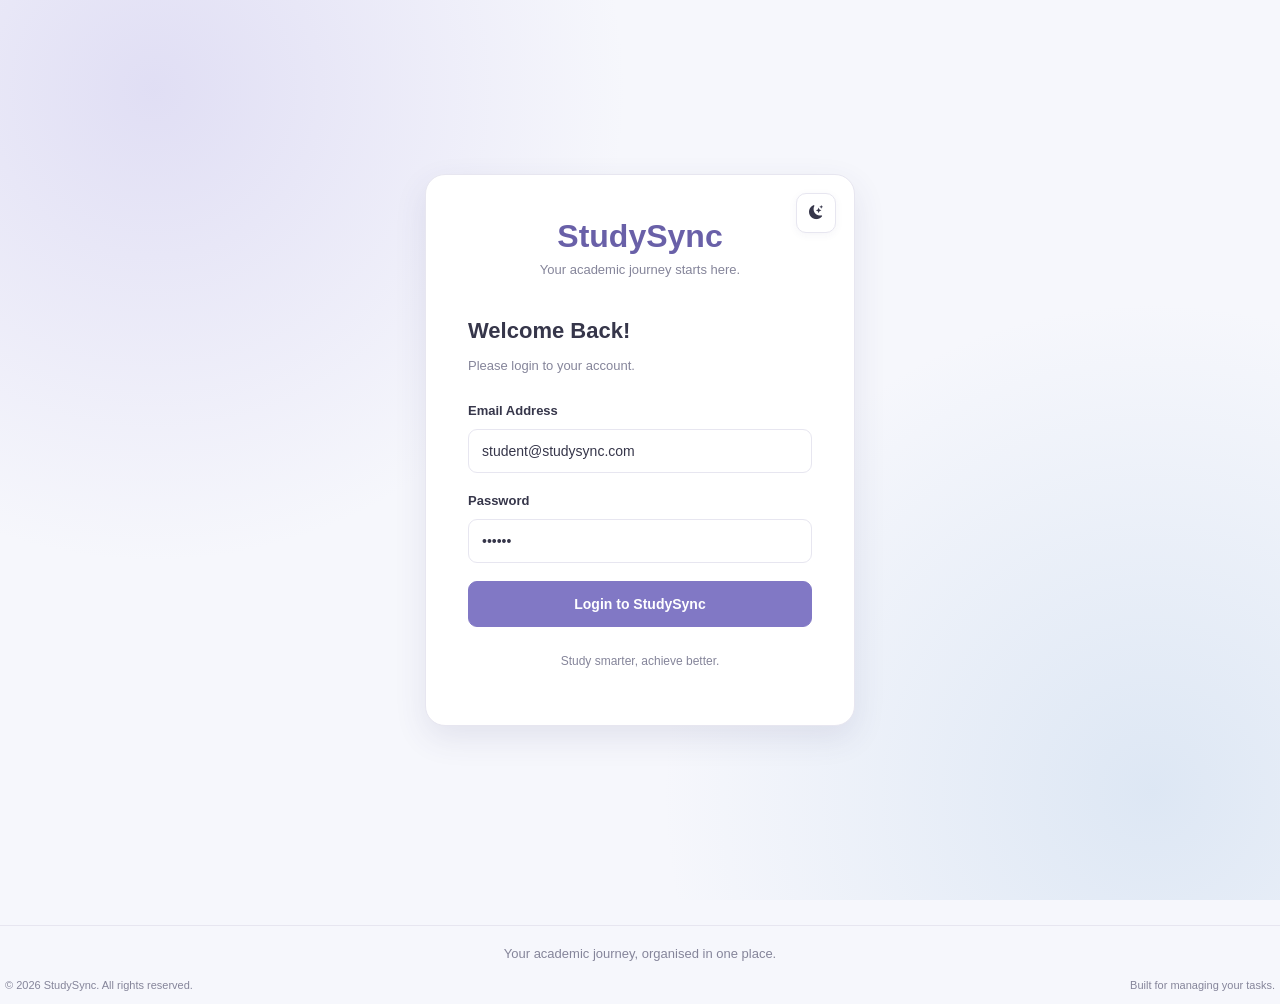
<file: index.html>
<!DOCTYPE html>
<html lang="en">
<head>
    <meta charset="UTF-8">
    <meta name="viewport" content="width=device-width, initial-scale=1.0">

    <link rel="icon" type="image/svg+xml" href="studysync-icon.svg">

    <title>StudySync | Login</title>

    <!-- Bootstrap Icons -->
    <link rel="stylesheet" href="https://cdn.jsdelivr.net/npm/bootstrap-icons@1.11.3/font/bootstrap-icons.min.css">

    <script>
    const savedTheme = localStorage.getItem("studySyncTheme") || "light";
    document.documentElement.setAttribute("data-theme", savedTheme);
    </script>

    <link rel="stylesheet" href="style.css">
    
</head>
<body>

    <div class="login-container">

        <div class="login-card">

            <button type="button"
                    class="theme-toggle login-theme-toggle"
                    id="themeToggle"
                    aria-label="Switch to dark mode"
                    title="Switch theme">
                <i class="bi bi-moon-stars-fill" id="themeIcon"></i>
            </button>

            <h1>StudySync</h1>
            <p class="subtitle">Your academic journey starts here.</p>

            <h2>Welcome Back!</h2>
            <p class="description">Please login to your account.</p>   
            
    <form id="loginForm">

        <label for="email">Email Address</label>
        <input
            type="email"
            id="email"
            value="student@studysync.com"
        >

        <label for="password">Password</label>
        <input
            type="password"
            id="password"
            value="123456"
        >   

        <button type="submit">Login to StudySync</button>

        <p id="loginMessage"></p>

    </form>

            <p class="footer-text">Study smarter, achieve better.</p>

        </div>

    </div>


<footer class="site-footer">
    <p class="footer-tagline">
        Your academic journey, organised in one place.
    </p>

    <div class="footer-bottom">
        <span>© 2026 StudySync. All rights reserved.</span>
        <span>Built for managing your tasks.</span>
    </div>
</footer>


    <script src="theme.js"></script>
    <script src="script.js"></script>
    
</body>
</html>
</file>
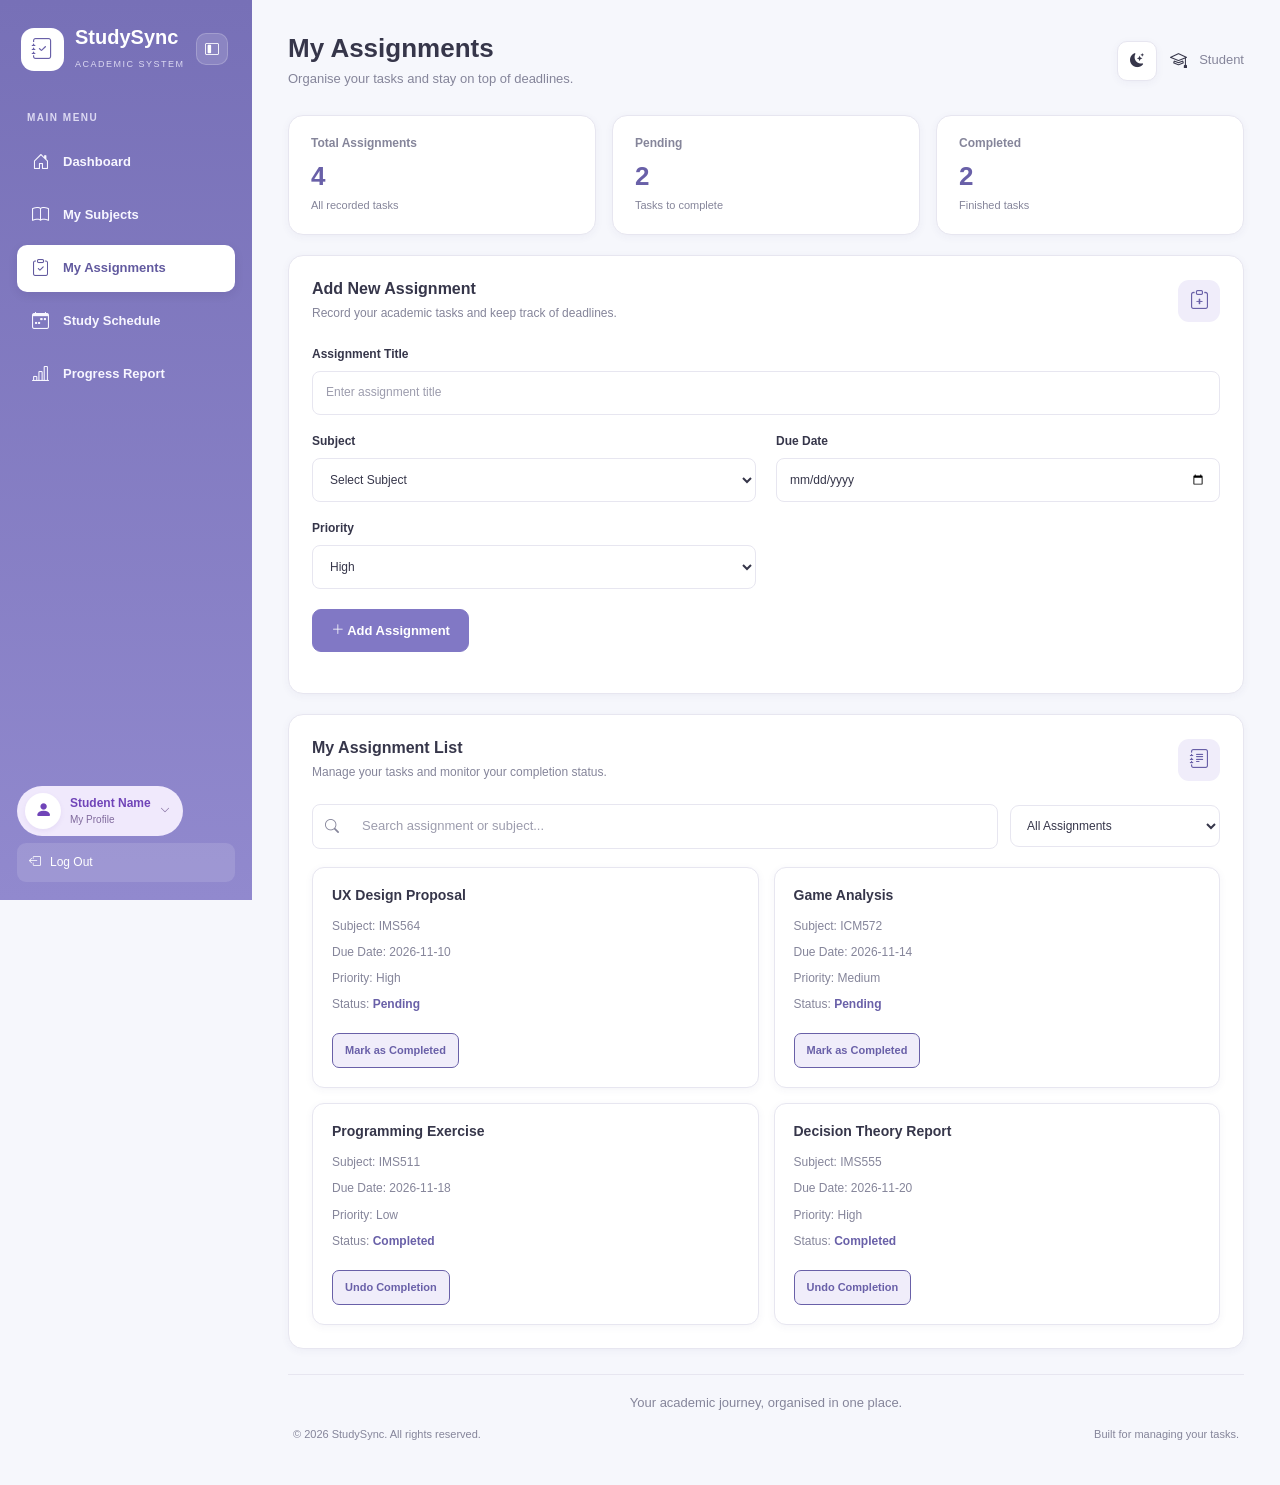
<file: assignments.html>
<!DOCTYPE html>
<html lang="en">
<head>
    <meta charset="UTF-8">
    <meta name="viewport" content="width=device-width, initial-scale=1.0">
    <link rel="icon" type="image/svg+xml" href="studysync-icon.svg">
    <title>StudySync | My Assignments</title>

    <!-- Bootstrap 5 -->
    <link href="https://cdn.jsdelivr.net/npm/bootstrap@5.3.3/dist/css/bootstrap.min.css" rel="stylesheet">

    <!-- Bootstrap Icons -->
    <link rel="stylesheet" href="https://cdn.jsdelivr.net/npm/bootstrap-icons@1.11.3/font/bootstrap-icons.min.css">

    <script>
    const savedTheme = localStorage.getItem("studySyncTheme") || "light";
    document.documentElement.setAttribute("data-theme", savedTheme);
    </script>

    <link rel="stylesheet" href="style.css">
</head>

<body>

    <div class="dashboard-container">

<!-- SIDEBAR -->
<aside class="sidebar" id="sidebar">

    <div class="brand">
        <div class="brand-icon">
            <i class="bi bi-journal-check"></i>
        </div>

        <div class="brand-text">
            <h2>StudySync</h2>
            <span>ACADEMIC SYSTEM</span>
        </div>

        <button type="button"
                class="sidebar-toggle"
                id="sidebarToggle"
                aria-label="Toggle sidebar">
            <i class="bi bi-layout-sidebar-inset"></i>
        </button>
    </div>

    <p class="menu-label">MAIN MENU</p>

    <nav class="sidebar-nav">

        <a href="dashboard.html">
            <span class="nav-icon"><i class="bi bi-house-door"></i></span>
            <span class="nav-label">Dashboard</span>
        </a>

        <a href="subjects.html">
            <span class="nav-icon"><i class="bi bi-book"></i></span>
            <span class="nav-label">My Subjects</span>
        </a>

        <a href="assignments.html" class="active">
            <span class="nav-icon"><i class="bi bi-clipboard-check"></i></span>
            <span class="nav-label">My Assignments</span>
        </a>

        <a href="schedule.html">
            <span class="nav-icon"><i class="bi bi-calendar-week"></i></span>
            <span class="nav-label">Study Schedule</span>
        </a>

        <a href="progress.html">
            <span class="nav-icon"><i class="bi bi-bar-chart-line"></i></span>
            <span class="nav-label">Progress Report</span>
        </a>

    </nav>

<div class="sidebar-bottom">

    <div class="profile">
        <div class="profile-dropdown">

            <!-- PROFILE BUTTON -->
            <button type="button"
                    class="profile-trigger"
                    id="profileTrigger"
                    aria-expanded="false">

                <span class="profile-avatar">
                    <i class="bi bi-person-fill"></i>
                </span>

                <span class="profile-trigger-info">
                    <span class="profile-trigger-name">User</span>
                    <span class="profile-trigger-subtitle">My Profile</span>
                </span>

                <i class="bi bi-chevron-down profile-chevron"></i>
            </button>

            <!-- PROFILE POPUP -->
            <div class="profile-menu" id="profileMenu">

                <!-- VIEW PROFILE -->
                <div id="profileView">

                    <div class="profile-menu-heading">
                        <span class="profile-avatar profile-avatar-large">
                            <i class="bi bi-person-fill"></i>
                        </span>

                        <div>
                            <h4 id="profileName">Name</h4>
                            <p>Academic Account</p>
                        </div>
                    </div>

                    <div class="profile-details">

                        <div class="profile-detail-item">
                            <span>STUDENT ID</span>
                            <strong id="profileStudentId">2026XXXXXX</strong>
                        </div>

                        <div class="profile-detail-item">
                            <span>FACULTY</span>
                            <strong id="profileFaculty">Faculty of Information Science</strong>
                        </div>

                        <div class="profile-detail-item">
                            <span>STUDY LOCATION</span>
                            <strong id="profileLocation">Universiti Teknologi MARA</strong>
                        </div>

                    </div>

                    <button type="button"
                            class="profile-edit-button"
                            id="editProfileButton">
                        <i class="bi bi-pencil-square"></i>
                        Edit Profile
                    </button>

                </div>

                <!-- EDIT PROFILE -->
                <form id="profileEditForm" hidden>

                    <div class="profile-menu-heading">
                        <div>
                            <h4>Edit Profile</h4>
                            <p>Update your academic information.</p>
                        </div>
                    </div>

                    <div class="profile-edit-fields">

                        <label for="editProfileName">Full Name</label>
                        <input type="text" id="editProfileName" required>

                        <label for="editProfileStudentId">Student ID</label>
                        <input type="text" id="editProfileStudentId" required>

                        <label for="editProfileFaculty">Faculty</label>
                        <input type="text" id="editProfileFaculty" required>

                        <label for="editProfileLocation">Study Location</label>
                        <input type="text" id="editProfileLocation" required>

                    </div>

                    <div class="profile-edit-actions">
                        <button type="submit" class="profile-save-button">
                            Save Changes
                        </button>

                        <button type="button"
                                class="profile-cancel-button"
                                id="cancelProfileEdit">
                            Cancel
                        </button>
                    </div>

                </form>

            </div>
        </div>
    </div>

    <!-- LOGOUT -->
    <a href="index.html" class="logout">
        <span><i class="bi bi-box-arrow-left"></i></span>
        <span class="nav-label">Log Out</span>
    </a>

</div>

</aside>

<div class="sidebar-overlay" id="sidebarOverlay"></div>

        <!-- MAIN CONTENT -->
        <main class="main-content assignment-page">

            <header class="dashboard-header">
            <button type="button" class="mobile-sidebar-toggle"
                    id="mobileSidebarToggle"
                    aria-label="Open navigation menu">
                <i class="bi bi-list"></i>
            </button>    
                <div>
                    <h1>My Assignments</h1>
                    <p>Organise your tasks and stay on top of deadlines.</p>
                </div>

<div class="profile">

    <!-- Dark / Light Mode Toggle -->
    <button type="button"
            class="theme-toggle"
            id="themeToggle"
            aria-label="Switch to dark mode"
            title="Switch theme">
        <i class="bi bi-moon-stars-fill" id="themeIcon"></i>
    </button>

    <span class="nav-icon"><i class="bi bi-mortarboard"></i></span>
    <p>Student</p>

</div>

            </header>

            <!-- ASSIGNMENT SUMMARY -->
            <section class="summary-cards">

                <div class="summary-card">
                    <h3>Total Assignments</h3>
                    <h2 id="totalAssignments">0</h2>
                    <p>All recorded tasks</p>
                </div>

                <div class="summary-card">
                    <h3>Pending</h3>
                    <h2 id="pendingAssignments">0</h2>
                    <p>Tasks to complete</p>
                </div>

                <div class="summary-card">
                    <h3>Completed</h3>
                    <h2 id="completedAssignments">0</h2>
                    <p>Finished tasks</p>
                </div>

            </section>

<!-- ADD ASSIGNMENT FORM -->
<section class="content-card assignment-form-card">

    <div class="assignment-section-heading">
        <div>
            <h3>Add New Assignment</h3>
            <p>Record your academic tasks and keep track of deadlines.</p>
        </div>

        <div class="assignment-heading-icon">
            <i class="bi bi-clipboard-plus"></i>
        </div>
    </div>

    <form id="assignmentForm">

        <div class="assignment-form-grid">

            <div class="assignment-form-group full-width">
                <label for="assignmentTitle">Assignment Title</label>
                <input type="text" id="assignmentTitle"
                    placeholder="Enter assignment title" required>
            </div>

            <div class="assignment-form-group">
                <label for="assignmentSubject">Subject</label>
                <select id="assignmentSubject" required>
                    <option value="">Select Subject</option>
                    <option value="IMS564">IMS564</option>
                    <option value="ICM572">ICM572</option>
                    <option value="IMS511">IMS511</option>
                    <option value="IMS555">IMS555</option>
                    <option value="IMR533">IMR533</option>
                    <option value="IMC501">IMC501</option>
                </select>
            </div>

            <div class="assignment-form-group">
                <label for="assignmentDate">Due Date</label>
                <input type="date" id="assignmentDate" required>
            </div>

            <div class="assignment-form-group">
                <label for="assignmentPriority">Priority</label>
                <select id="assignmentPriority">
                    <option value="High">High</option>
                    <option value="Medium">Medium</option>
                    <option value="Low">Low</option>
                </select>
            </div>

        </div>

        <div class="assignment-form-actions">
            <button type="submit">
                <i class="bi bi-plus-lg"></i> Add Assignment
            </button>
        </div>

        <p id="assignmentMessage"></p>

    </form>

</section>

<!-- ASSIGNMENT LIST -->
<section class="content-card assignment-list-card">

    <div class="assignment-section-heading">
        <div>
            <h3>My Assignment List</h3>
            <p>Manage your tasks and monitor your completion status.</p>
        </div>

        <div class="assignment-heading-icon">
            <i class="bi bi-journal-text"></i>
        </div>
    </div>

    <div class="assignment-toolbar">

        <div class="assignment-search-box">
            <i class="bi bi-search"></i>
            <input type="text" id="assignmentSearch"
                placeholder="Search assignment or subject...">
        </div>

        <select id="assignmentFilter">
            <option value="All">All Assignments</option>
            <option value="Pending">Pending</option>
            <option value="Completed">Completed</option>
        </select>

    </div>

    <div id="assignmentList" class="assignment-grid"></div>

</section>

<footer class="site-footer">
    <p class="footer-tagline">
        Your academic journey, organised in one place.
    </p>

    <div class="footer-bottom">
        <span>© 2026 StudySync. All rights reserved.</span>
        <span>Built for managing your tasks.</span>
    </div>
</footer>

</main>
    </div>

<!-- Back to Top Button -->
<button id="backToTop" class="back-to-top" 
        type="button" aria-label="Back to top">
    <i class="bi bi-arrow-up"></i>
</button>

    <script src="layout.js"></script>
    <script src="theme.js"></script>
    <script src="assignments.js"></script>
    <script src="back-to-top.js"></script>

</body>
</html>
</file>
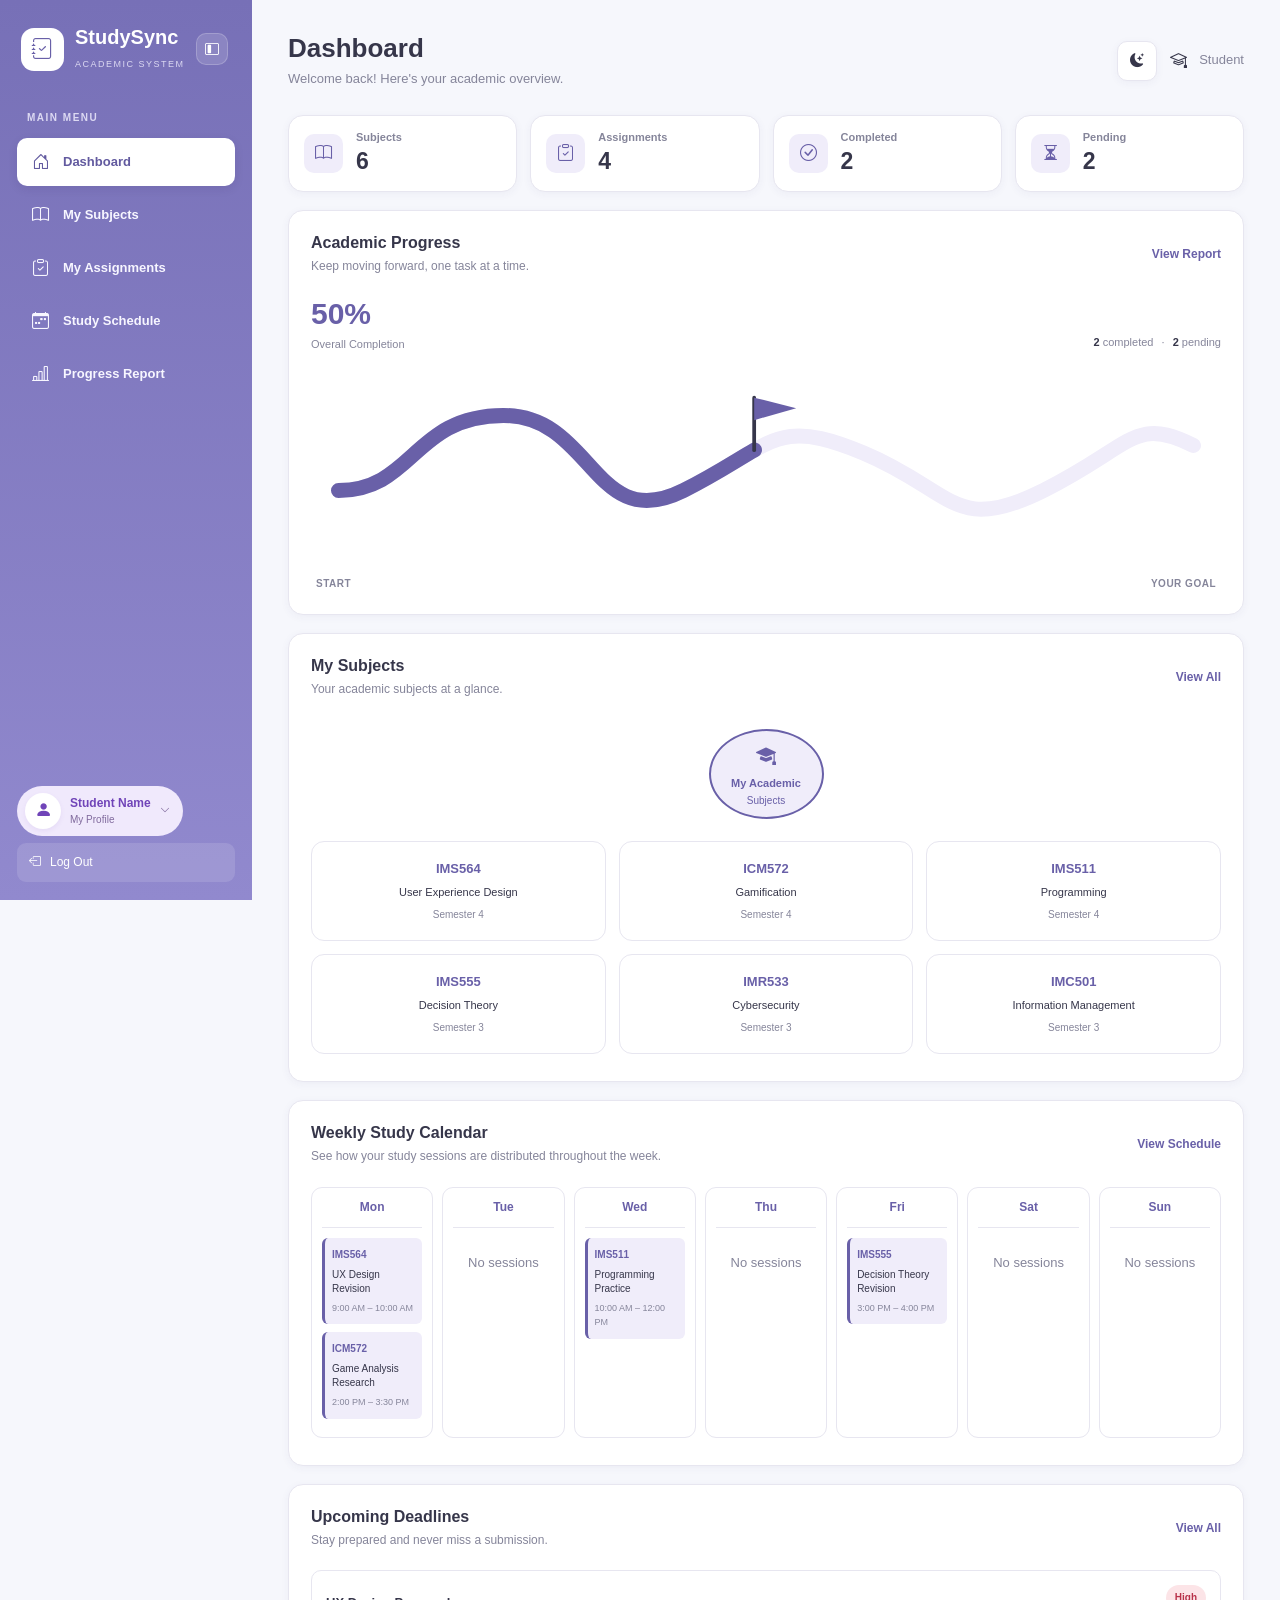
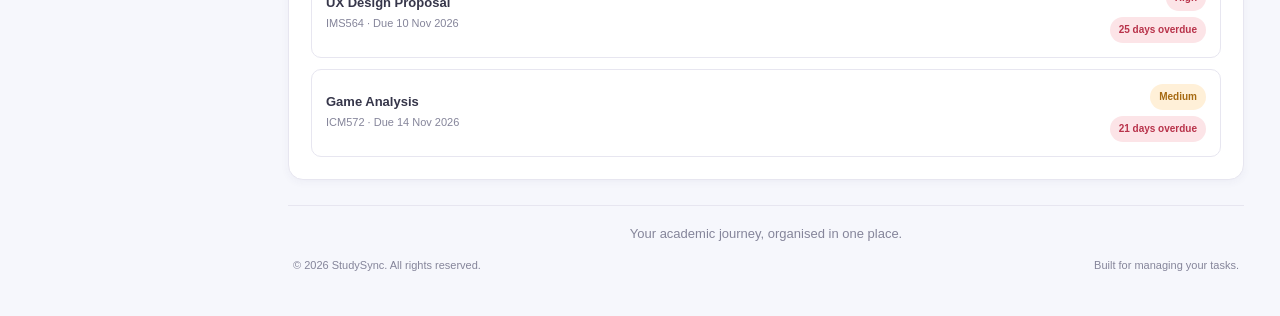
<file: dashboard.html>
<!DOCTYPE html>
<html lang="en">
<head>
    <meta charset="UTF-8">
    <meta name="viewport" content="width=device-width, initial-scale=1.0">
    <link rel="icon" type="image/svg+xml" href="studysync-icon.svg">
    <title>StudySync | Dashboard</title>
        <!-- Bootstrap 5 -->
    <link href="https://cdn.jsdelivr.net/npm/bootstrap@5.3.3/dist/css/bootstrap.min.css" rel="stylesheet">
    <!-- Bootstrap Icons -->
    <link rel="stylesheet" href="https://cdn.jsdelivr.net/npm/bootstrap-icons@1.11.3/font/bootstrap-icons.min.css">
    
    <script>
    const savedTheme = localStorage.getItem("studySyncTheme") || "light";
    document.documentElement.setAttribute("data-theme", savedTheme);
    </script>

    <link rel="stylesheet" href="style.css">
</head>

<body>

<div class="dashboard-container">


    <!-- SIDEBAR -->
    <aside class="sidebar" id="sidebar">

    <div class="brand">
        <div class="brand-icon">
            <i class="bi bi-journal-check"></i>
        </div>

        <div class="brand-text">
            <h2>StudySync</h2>
            <span>ACADEMIC SYSTEM</span>
        </div>

        <button type="button"
                class="sidebar-toggle"
                id="sidebarToggle"
                aria-label="Toggle sidebar">
            <i class="bi bi-layout-sidebar-inset"></i>
        </button>
    </div>

    <p class="menu-label">MAIN MENU</p>

    <nav class="sidebar-nav">

        <a href="dashboard.html" class="active">
            <span class="nav-icon"><i class="bi bi-house-door"></i></span>
            <span class="nav-label">Dashboard</span>
        </a>

        <a href="subjects.html">
            <span class="nav-icon"><i class="bi bi-book"></i></span>
            <span class="nav-label">My Subjects</span>
        </a>

        <a href="assignments.html">
            <span class="nav-icon"><i class="bi bi-clipboard-check"></i></span>
            <span class="nav-label">My Assignments</span>
        </a>

        <a href="schedule.html">
            <span class="nav-icon"><i class="bi bi-calendar-week"></i></span>
            <span class="nav-label">Study Schedule</span>
        </a>

        <a href="progress.html">
            <span class="nav-icon"><i class="bi bi-bar-chart-line"></i></span>
            <span class="nav-label">Progress Report</span>
        </a>

    </nav>

<div class="sidebar-bottom">

    <div class="profile">
        <div class="profile-dropdown">

            <!-- PROFILE BUTTON -->
            <button type="button"
                    class="profile-trigger"
                    id="profileTrigger"
                    aria-expanded="false">

                <span class="profile-avatar">
                    <i class="bi bi-person-fill"></i>
                </span>

                <span class="profile-trigger-info">
                    <span class="profile-trigger-name">User</span>
                    <span class="profile-trigger-subtitle">My Profile</span>
                </span>

                <i class="bi bi-chevron-down profile-chevron"></i>
            </button>

            <!-- PROFILE POPUP -->
            <div class="profile-menu" id="profileMenu">

                <!-- VIEW PROFILE -->
                <div id="profileView">

                    <div class="profile-menu-heading">
                        <span class="profile-avatar profile-avatar-large">
                            <i class="bi bi-person-fill"></i>
                        </span>

                        <div>
                            <h4 id="profileName">Name</h4>
                            <p>Academic Account</p>
                        </div>
                    </div>

                    <div class="profile-details">

                        <div class="profile-detail-item">
                            <span>STUDENT ID</span>
                            <strong id="profileStudentId">2026XXXXXX</strong>
                        </div>

                        <div class="profile-detail-item">
                            <span>FACULTY</span>
                            <strong id="profileFaculty">Faculty of Information Science</strong>
                        </div>

                        <div class="profile-detail-item">
                            <span>STUDY LOCATION</span>
                            <strong id="profileLocation">Universiti Teknologi MARA</strong>
                        </div>

                    </div>

                    <button type="button"
                            class="profile-edit-button"
                            id="editProfileButton">
                        <i class="bi bi-pencil-square"></i>
                        Edit Profile
                    </button>

                </div>

                <!-- EDIT PROFILE -->
                <form id="profileEditForm" hidden>

                    <div class="profile-menu-heading">
                        <div>
                            <h4>Edit Profile</h4>
                            <p>Update your academic information.</p>
                        </div>
                    </div>

                    <div class="profile-edit-fields">

                        <label for="editProfileName">Full Name</label>
                        <input type="text" id="editProfileName" required>

                        <label for="editProfileStudentId">Student ID</label>
                        <input type="text" id="editProfileStudentId" required>

                        <label for="editProfileFaculty">Faculty</label>
                        <input type="text" id="editProfileFaculty" required>

                        <label for="editProfileLocation">Study Location</label>
                        <input type="text" id="editProfileLocation" required>

                    </div>

                    <div class="profile-edit-actions">
                        <button type="submit" class="profile-save-button">
                            Save Changes
                        </button>

                        <button type="button"
                                class="profile-cancel-button"
                                id="cancelProfileEdit">
                            Cancel
                        </button>
                    </div>

                </form>

            </div>
        </div>
    </div>

    <!-- LOGOUT -->
    <a href="index.html" class="logout">
        <span><i class="bi bi-box-arrow-left"></i></span>
        <span class="nav-label">Log Out</span>
    </a>

</div>

    </aside>

<div class="sidebar-overlay" id="sidebarOverlay"></div>

<!-- MAIN CONTENT -->
<main class="main-content dashboard-page">

    <header class="dashboard-header">
        <button type="button" class="mobile-sidebar-toggle"
                id="mobileSidebarToggle"
                aria-label="Open navigation menu">
            <i class="bi bi-list"></i>
        </button>

        <div>
            <h1>Dashboard</h1>
            <p>Welcome back! Here's your academic overview.</p>
        </div>

        <div class="profile">
            <button type="button" class="theme-toggle"
                    id="themeToggle"
                    aria-label="Switch to dark mode"
                    title="Switch theme">
                <i class="bi bi-moon-stars-fill" id="themeIcon"></i>
            </button>

            <span class="nav-icon"><i class="bi bi-mortarboard"></i></span>
            <p>Student</p>
        </div>
    </header>

    <!-- COMPACT SUMMARY -->
    <section class="summary-cards dashboard-summary">

        <div class="summary-card">
            <div class="dashboard-stat-icon"><i class="bi bi-book"></i></div>
            <div>
                <h3>Subjects</h3>
                <h2 id="dashboardSubjects">6</h2>
            </div>
        </div>

        <div class="summary-card">
            <div class="dashboard-stat-icon"><i class="bi bi-clipboard-check"></i></div>
            <div>
                <h3>Assignments</h3>
                <h2 id="dashboardTotal">4</h2>
            </div>
        </div>

        <div class="summary-card">
            <div class="dashboard-stat-icon"><i class="bi bi-check-circle"></i></div>
            <div>
                <h3>Completed</h3>
                <h2 id="dashboardCompleted">2</h2>
            </div>
        </div>

        <div class="summary-card">
            <div class="dashboard-stat-icon"><i class="bi bi-hourglass-split"></i></div>
            <div>
                <h3>Pending</h3>
                <h2 id="dashboardPending">2</h2>
            </div>
        </div>

    </section>

    <!-- ACADEMIC PROGRESS -->
    <section class="content-card dashboard-progress-card">

        <div class="dashboard-section-heading">
            <div>
                <h3>Academic Progress</h3>
                <p>Keep moving forward, one task at a time.</p>
            </div>
            <a href="progress.html">View Report</a>
        </div>

        <div class="dashboard-progress-info">
            <div>
                <h2 id="dashboardCompletionRate">50%</h2>
                <span>Overall Completion</span>
            </div>

            <p>
                <strong id="dashboardCompletedLegend">2</strong> completed
                <span class="progress-separator">·</span>
                <strong id="dashboardPendingLegend">2</strong> pending
            </p>
        </div>

<div class="dashboard-wave-container">
    <svg class="dashboard-wave" viewBox="0 0 600 130"
         xmlns="http://www.w3.org/2000/svg">

        <!-- Background wave -->
        <path
            id="waveTrack"
            d="M15 75 C65 75 65 25 125 25
               S185 105 245 75
               S305 25 365 50
               S425 105 485 75
               S545 25 585 45"
            class="wave-track"
        />

        <!-- Completed wave -->
        <path
            id="waveProgress"
            d="M15 75 C65 75 65 25 125 25
               S185 105 245 75
               S305 25 365 50
               S425 105 485 75
               S545 25 585 45"
            class="wave-progress"
        />

        <!-- Moving flag -->
        <g id="progressFlag">
            <line x1="0" y1="0" x2="0" y2="-35"
                  class="flag-pole"/>

            <path d="M0 -35 L28 -28 L0 -20 Z"
                  class="flag-cloth"/>
        </g>

    </svg>

    <div class="wave-labels">
        <span>START</span>
        <span>YOUR GOAL</span>
    </div>
</div>

    </section>

    <!-- MY SUBJECTS MIND MAP -->
    <section class="content-card dashboard-subject-card">

        <div class="dashboard-section-heading">
            <div>
                <h3>My Subjects</h3>
                <p>Your academic subjects at a glance.</p>
            </div>
            <a href="subjects.html">View All</a>
        </div>

        <div id="dashboardSubjectMap" class="subject-mindmap">
            <p>Loading subjects...</p>
        </div>

    </section>

    <!-- WEEKLY CALENDAR -->
    <section class="content-card dashboard-calendar-card">

        <div class="dashboard-section-heading">
            <div>
                <h3>Weekly Study Calendar</h3>
                <p>See how your study sessions are distributed throughout the week.</p>
            </div>
            <a href="schedule.html">View Schedule</a>
        </div>

        <div id="dashboardWeeklyCalendar" class="weekly-calendar">
            <p>Loading weekly schedule...</p>
        </div>

    </section>

    <!-- UPCOMING DEADLINES -->
    <section class="content-card dashboard-deadlines-card">

        <div class="dashboard-section-heading">
            <div>
                <h3>Upcoming Deadlines</h3>
                <p>Stay prepared and never miss a submission.</p>
            </div>
            <a href="assignments.html">View All</a>
        </div>

        <div id="upcomingDeadlines" class="dashboard-deadline-list">
            <p>Loading upcoming deadlines...</p>
        </div>

    </section>

<footer class="site-footer">
    <p class="footer-tagline">
        Your academic journey, organised in one place.
    </p>

    <div class="footer-bottom">
        <span>© 2026 StudySync. All rights reserved.</span>
        <span>Built for managing your tasks.</span>
    </div>
</footer>

</main>

</div>

<!-- Back to Top Button -->
<button id="backToTop" class="back-to-top" 
        type="button" aria-label="Back to top">
    <i class="bi bi-arrow-up"></i>
</button>

<script src="layout.js"></script>
<script src="theme.js"></script>
<script src="dashboard.js"></script>
<script src="back-to-top.js"></script>

</body>
</html>
</file>
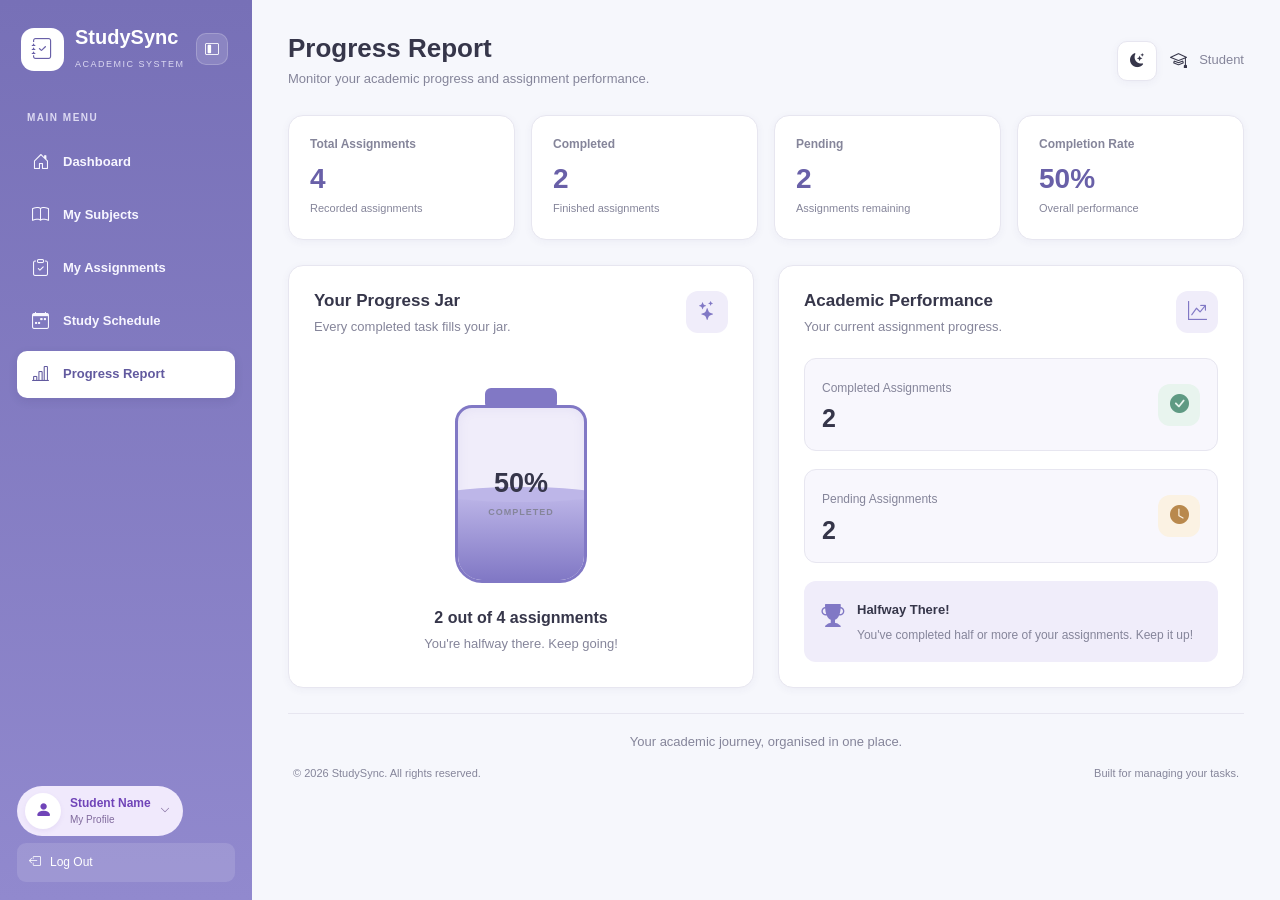
<file: progress.html>
<!DOCTYPE html>
<html lang="en">
<head>
    <meta charset="UTF-8">
    <meta name="viewport" content="width=device-width, initial-scale=1.0">

    <link rel="icon" type="image/svg+xml" href="studysync-icon.svg">

    <title>StudySync | Progress Report</title>

    <!-- Bootstrap 5 -->
    <link href="https://cdn.jsdelivr.net/npm/bootstrap@5.3.3/dist/css/bootstrap.min.css" rel="stylesheet">

    <!-- Bootstrap Icons -->
    <link rel="stylesheet" href="https://cdn.jsdelivr.net/npm/bootstrap-icons@1.11.3/font/bootstrap-icons.min.css">

    <script>
    const savedTheme = localStorage.getItem("studySyncTheme") || "light";
    document.documentElement.setAttribute("data-theme", savedTheme);
    </script>

    <!-- Custom CSS -->
    <link rel="stylesheet" href="style.css">
</head>

<body>

    <div class="dashboard-container">

<!-- SIDEBAR -->
<aside class="sidebar" id="sidebar">

    <div class="brand">
        <div class="brand-icon">
            <i class="bi bi-journal-check"></i>
        </div>

        <div class="brand-text">
            <h2>StudySync</h2>
            <span>ACADEMIC SYSTEM</span>
        </div>

        <button type="button"
                class="sidebar-toggle"
                id="sidebarToggle"
                aria-label="Toggle sidebar">
            <i class="bi bi-layout-sidebar-inset"></i>
        </button>
    </div>

    <p class="menu-label">MAIN MENU</p>

    <nav class="sidebar-nav">

        <a href="dashboard.html">
            <span class="nav-icon"><i class="bi bi-house-door"></i></span>
            <span class="nav-label">Dashboard</span>
        </a>

        <a href="subjects.html">
            <span class="nav-icon"><i class="bi bi-book"></i></span>
            <span class="nav-label">My Subjects</span>
        </a>

        <a href="assignments.html">
            <span class="nav-icon"><i class="bi bi-clipboard-check"></i></span>
            <span class="nav-label">My Assignments</span>
        </a>

        <a href="schedule.html">
            <span class="nav-icon"><i class="bi bi-calendar-week"></i></span>
            <span class="nav-label">Study Schedule</span>
        </a>

        <a href="progress.html" class="active">
            <span class="nav-icon"><i class="bi bi-bar-chart-line"></i></span>
            <span class="nav-label">Progress Report</span>
        </a>

    </nav>

<div class="sidebar-bottom">

    <div class="profile">
        <div class="profile-dropdown">

            <!-- PROFILE BUTTON -->
            <button type="button"
                    class="profile-trigger"
                    id="profileTrigger"
                    aria-expanded="false">

                <span class="profile-avatar">
                    <i class="bi bi-person-fill"></i>
                </span>

                <span class="profile-trigger-info">
                    <span class="profile-trigger-name">User</span>
                    <span class="profile-trigger-subtitle">My Profile</span>
                </span>

                <i class="bi bi-chevron-down profile-chevron"></i>
            </button>

            <!-- PROFILE POPUP -->
            <div class="profile-menu" id="profileMenu">

                <!-- VIEW PROFILE -->
                <div id="profileView">

                    <div class="profile-menu-heading">
                        <span class="profile-avatar profile-avatar-large">
                            <i class="bi bi-person-fill"></i>
                        </span>

                        <div>
                            <h4 id="profileName">Name</h4>
                            <p>Academic Account</p>
                        </div>
                    </div>

                    <div class="profile-details">

                        <div class="profile-detail-item">
                            <span>STUDENT ID</span>
                            <strong id="profileStudentId">2026XXXXXX</strong>
                        </div>

                        <div class="profile-detail-item">
                            <span>FACULTY</span>
                            <strong id="profileFaculty">Faculty of Information Science</strong>
                        </div>

                        <div class="profile-detail-item">
                            <span>STUDY LOCATION</span>
                            <strong id="profileLocation">Universiti Teknologi MARA</strong>
                        </div>

                    </div>

                    <button type="button"
                            class="profile-edit-button"
                            id="editProfileButton">
                        <i class="bi bi-pencil-square"></i>
                        Edit Profile
                    </button>

                </div>

                <!-- EDIT PROFILE -->
                <form id="profileEditForm" hidden>

                    <div class="profile-menu-heading">
                        <div>
                            <h4>Edit Profile</h4>
                            <p>Update your academic information.</p>
                        </div>
                    </div>

                    <div class="profile-edit-fields">

                        <label for="editProfileName">Full Name</label>
                        <input type="text" id="editProfileName" required>

                        <label for="editProfileStudentId">Student ID</label>
                        <input type="text" id="editProfileStudentId" required>

                        <label for="editProfileFaculty">Faculty</label>
                        <input type="text" id="editProfileFaculty" required>

                        <label for="editProfileLocation">Study Location</label>
                        <input type="text" id="editProfileLocation" required>

                    </div>

                    <div class="profile-edit-actions">
                        <button type="submit" class="profile-save-button">
                            Save Changes
                        </button>

                        <button type="button"
                                class="profile-cancel-button"
                                id="cancelProfileEdit">
                            Cancel
                        </button>
                    </div>

                </form>

            </div>
        </div>
    </div>

    <!-- LOGOUT -->
    <a href="index.html" class="logout">
        <span><i class="bi bi-box-arrow-left"></i></span>
        <span class="nav-label">Log Out</span>
    </a>

</div>

</aside>

<div class="sidebar-overlay" id="sidebarOverlay"></div>

        <!-- MAIN CONTENT -->
        <main class="main-content">

            <header class="dashboard-header">
            <button type="button" class="mobile-sidebar-toggle"
                    id="mobileSidebarToggle"
                    aria-label="Open navigation menu">
                <i class="bi bi-list"></i>
            </button>
                <div>
                    <h1>Progress Report</h1>
                    <p>Monitor your academic progress and assignment performance.</p>
                </div>

<div class="profile">

    <!-- Dark / Light Mode Toggle -->
    <button type="button"
            class="theme-toggle"
            id="themeToggle"
            aria-label="Switch to dark mode"
            title="Switch theme">
        <i class="bi bi-moon-stars-fill" id="themeIcon"></i>
    </button>

    <span class="nav-icon"><i class="bi bi-mortarboard"></i></span>
    <p>Student</p>

</div>

            </header>

            <!-- PROGRESS SUMMARY -->
            <section class="summary-cards">

                <div class="summary-card">
                    <h3>Total Assignments</h3>
                    <h2 id="reportTotal">4</h2>
                    <p>Recorded assignments</p>
                </div>

                <div class="summary-card">
                    <h3>Completed</h3>
                    <h2 id="reportCompleted">2</h2>
                    <p>Finished assignments</p>
                </div>

                <div class="summary-card">
                    <h3>Pending</h3>
                    <h2 id="reportPending">2</h2>
                    <p>Assignments remaining</p>
                </div>

                <div class="summary-card">
                    <h3>Completion Rate</h3>
                    <h2 id="completionRate">50%</h2>
                    <p>Overall performance</p>
                </div>

            </section>



<!-- PROGRESS JAR & ACADEMIC PERFORMANCE -->
<section class="progress-report-grid">

    <!-- PROGRESS JAR -->
    <div class="progress-panel">

        <div class="progress-panel-heading">
            <div>
                <h3>Your Progress Jar</h3>
                <p>Every completed task fills your jar.</p>
            </div>

            <div class="progress-panel-icon">
                <i class="bi bi-stars"></i>
            </div>
        </div>

        <div class="progress-jar-content">

            <div class="progress-jar">

                <div class="jar-lid"></div>

                <div class="jar-body">

                    <div class="jar-liquid" id="jarFill">
                        <div class="jar-wave"></div>
                    </div>

                    <div class="jar-percentage">
                        <h2 id="jarPercentage">50%</h2>
                        <span>COMPLETED</span>
                    </div>

                </div>

            </div>

            <h3 id="jarCount">2 out of 4 assignments</h3>

            <p id="jarMessage">
                You're halfway there. Keep going!
            </p>

        </div>

    </div>


    <!-- ACADEMIC PERFORMANCE -->
    <div class="progress-panel">

        <div class="progress-panel-heading">
            <div>
                <h3>Academic Performance</h3>
                <p>Your current assignment progress.</p>
            </div>

            <div class="progress-panel-icon">
                <i class="bi bi-graph-up-arrow"></i>
            </div>
        </div>

        <div class="performance-content">

            <div class="performance-stat">
                <div>
                    <span>Completed Assignments</span>
                    <h2 id="jarCompleted">2</h2>
                </div>

                <div class="performance-stat-icon completed-icon">
                    <i class="bi bi-check-circle-fill"></i>
                </div>
            </div>

            <div class="performance-stat">
                <div>
                    <span>Pending Assignments</span>
                    <h2 id="jarPending">2</h2>
                </div>

                <div class="performance-stat-icon pending-icon">
                    <i class="bi bi-clock-fill"></i>
                </div>
            </div>

            <div class="jar-milestone" id="jarMilestone">

                <div class="milestone-icon">
                    <i class="bi bi-trophy-fill"></i>
                </div>

                <div>
                    <strong>Halfway There!</strong>
                    <p>You've completed half of your assignments. Keep it up!</p>
                </div>

            </div>

        </div>

    </div>

</section>

<footer class="site-footer">
    <p class="footer-tagline">
        Your academic journey, organised in one place.
    </p>

    <div class="footer-bottom">
        <span>© 2026 StudySync. All rights reserved.</span>
        <span>Built for managing your tasks.</span>
    </div>
</footer>

</main>
    </div>

<!-- Back to Top Button -->
<button id="backToTop" class="back-to-top" 
        type="button" aria-label="Back to top">
    <i class="bi bi-arrow-up"></i>
</button>

    <script src="layout.js"></script>
    <script src="theme.js"></script>
    <script src="progress.js"></script>
    <script src="back-to-top.js"></script>

</body>
</html>
</file>
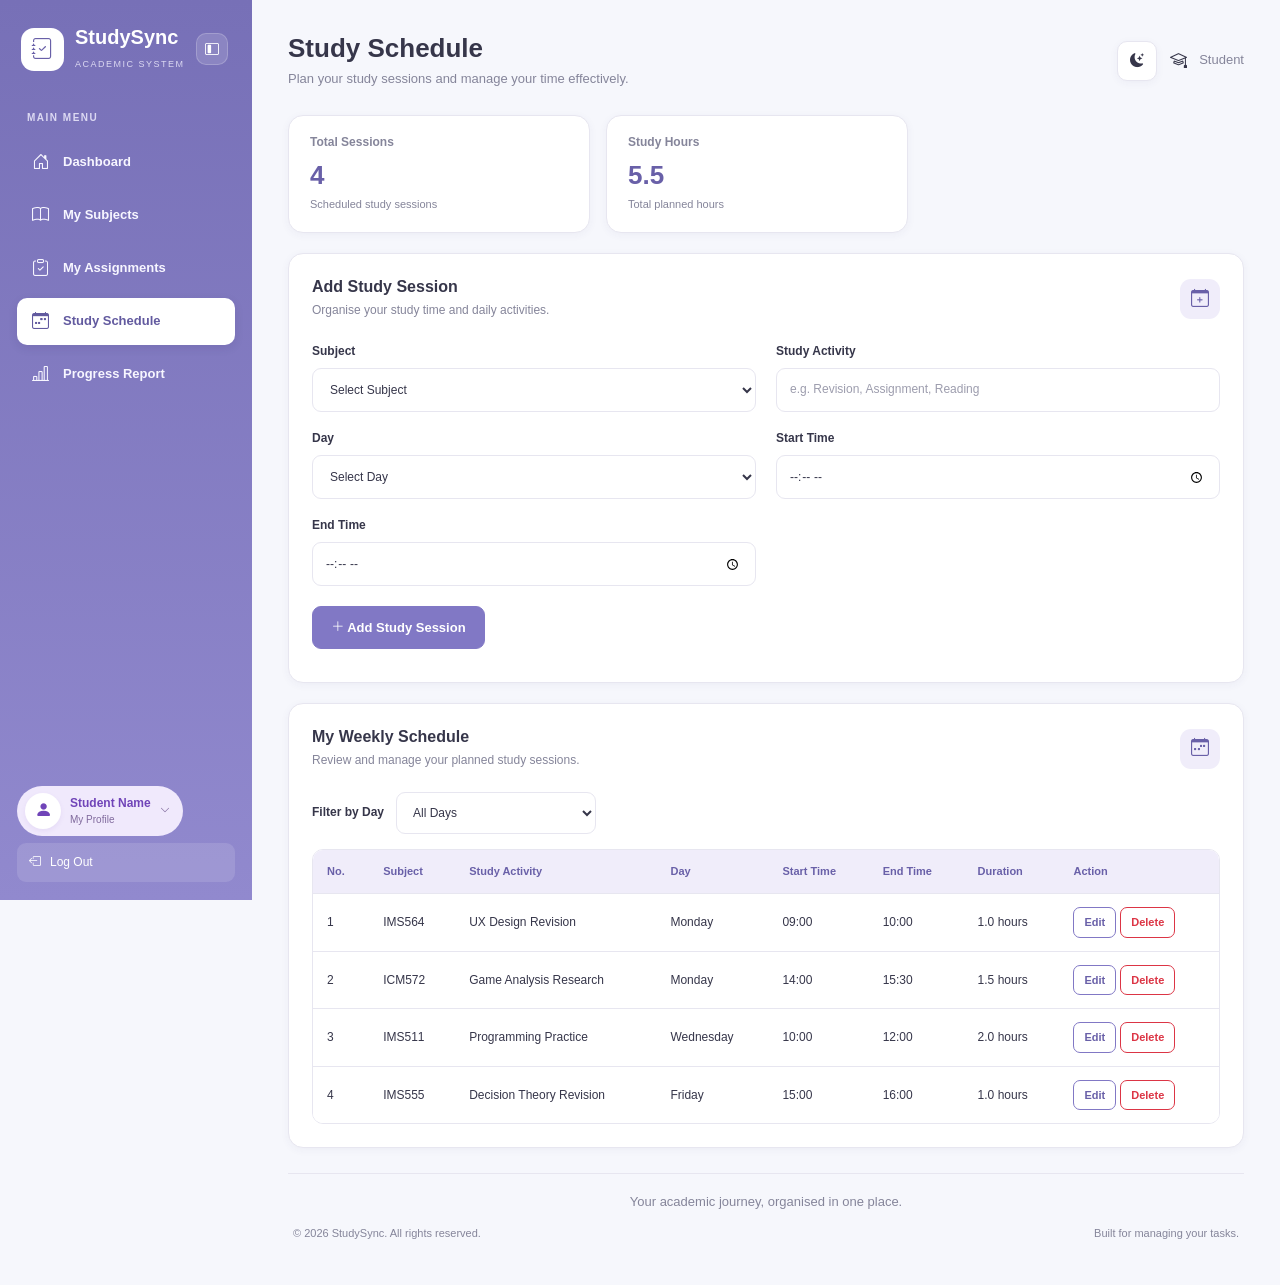
<file: schedule.html>
<!DOCTYPE html>
<html lang="en">
<head>
    <meta charset="UTF-8">
    <meta name="viewport" content="width=device-width, initial-scale=1.0">
    <link rel="icon" type="image/svg+xml" href="studysync-icon.svg">
    <title>StudySync | Study Schedule</title>

    <!-- Bootstrap 5 -->
    <link href="https://cdn.jsdelivr.net/npm/bootstrap@5.3.3/dist/css/bootstrap.min.css" rel="stylesheet">

    <!-- Bootstrap Icons -->
    <link rel="stylesheet" href="https://cdn.jsdelivr.net/npm/bootstrap-icons@1.11.3/font/bootstrap-icons.min.css">

    <script>
    const savedTheme = localStorage.getItem("studySyncTheme") || "light";
    document.documentElement.setAttribute("data-theme", savedTheme);
    </script>

    <link rel="stylesheet" href="style.css">
</head>

<body>

    <div class="dashboard-container">

<!-- SIDEBAR -->
<aside class="sidebar" id="sidebar">

    <div class="brand">
        <div class="brand-icon">
            <i class="bi bi-journal-check"></i>
        </div>

        <div class="brand-text">
            <h2>StudySync</h2>
            <span>ACADEMIC SYSTEM</span>
        </div>

        <button type="button"
                class="sidebar-toggle"
                id="sidebarToggle"
                aria-label="Toggle sidebar">
            <i class="bi bi-layout-sidebar-inset"></i>
        </button>
    </div>

    <p class="menu-label">MAIN MENU</p>

    <nav class="sidebar-nav">

        <a href="dashboard.html">
            <span class="nav-icon"><i class="bi bi-house-door"></i></span>
            <span class="nav-label">Dashboard</span>
        </a>

        <a href="subjects.html">
            <span class="nav-icon"><i class="bi bi-book"></i></span>
            <span class="nav-label">My Subjects</span>
        </a>

        <a href="assignments.html">
            <span class="nav-icon"><i class="bi bi-clipboard-check"></i></span>
            <span class="nav-label">My Assignments</span>
        </a>

        <a href="schedule.html" class="active">
            <span class="nav-icon"><i class="bi bi-calendar-week"></i></span>
            <span class="nav-label">Study Schedule</span>
        </a>

        <a href="progress.html">
            <span class="nav-icon"><i class="bi bi-bar-chart-line"></i></span>
            <span class="nav-label">Progress Report</span>
        </a>

    </nav>

<div class="sidebar-bottom">

    <div class="profile">
        <div class="profile-dropdown">

            <!-- PROFILE BUTTON -->
            <button type="button"
                    class="profile-trigger"
                    id="profileTrigger"
                    aria-expanded="false">

                <span class="profile-avatar">
                    <i class="bi bi-person-fill"></i>
                </span>

                <span class="profile-trigger-info">
                    <span class="profile-trigger-name">User</span>
                    <span class="profile-trigger-subtitle">My Profile</span>
                </span>

                <i class="bi bi-chevron-down profile-chevron"></i>
            </button>

            <!-- PROFILE POPUP -->
            <div class="profile-menu" id="profileMenu">

                <!-- VIEW PROFILE -->
                <div id="profileView">

                    <div class="profile-menu-heading">
                        <span class="profile-avatar profile-avatar-large">
                            <i class="bi bi-person-fill"></i>
                        </span>

                        <div>
                            <h4 id="profileName">Name</h4>
                            <p>Academic Account</p>
                        </div>
                    </div>

                    <div class="profile-details">

                        <div class="profile-detail-item">
                            <span>STUDENT ID</span>
                            <strong id="profileStudentId">2026XXXXXX</strong>
                        </div>

                        <div class="profile-detail-item">
                            <span>FACULTY</span>
                            <strong id="profileFaculty">Faculty of Information Science</strong>
                        </div>

                        <div class="profile-detail-item">
                            <span>STUDY LOCATION</span>
                            <strong id="profileLocation">Universiti Teknologi MARA</strong>
                        </div>

                    </div>

                    <button type="button"
                            class="profile-edit-button"
                            id="editProfileButton">
                        <i class="bi bi-pencil-square"></i>
                        Edit Profile
                    </button>

                </div>

                <!-- EDIT PROFILE -->
                <form id="profileEditForm" hidden>

                    <div class="profile-menu-heading">
                        <div>
                            <h4>Edit Profile</h4>
                            <p>Update your academic information.</p>
                        </div>
                    </div>

                    <div class="profile-edit-fields">

                        <label for="editProfileName">Full Name</label>
                        <input type="text" id="editProfileName" required>

                        <label for="editProfileStudentId">Student ID</label>
                        <input type="text" id="editProfileStudentId" required>

                        <label for="editProfileFaculty">Faculty</label>
                        <input type="text" id="editProfileFaculty" required>

                        <label for="editProfileLocation">Study Location</label>
                        <input type="text" id="editProfileLocation" required>

                    </div>

                    <div class="profile-edit-actions">
                        <button type="submit" class="profile-save-button">
                            Save Changes
                        </button>

                        <button type="button"
                                class="profile-cancel-button"
                                id="cancelProfileEdit">
                            Cancel
                        </button>
                    </div>

                </form>

            </div>
        </div>
    </div>

    <!-- LOGOUT -->
    <a href="index.html" class="logout">
        <span><i class="bi bi-box-arrow-left"></i></span>
        <span class="nav-label">Log Out</span>
    </a>

</div>

</aside>

<div class="sidebar-overlay" id="sidebarOverlay"></div>

        <!-- MAIN CONTENT -->
        <main class="main-content schedule-page">

            <header class="dashboard-header">
            <button type="button" class="mobile-sidebar-toggle"
                    id="mobileSidebarToggle"
                    aria-label="Open navigation menu">
                <i class="bi bi-list"></i>
            </button>
                <div>
                    <h1>Study Schedule</h1>
                    <p>Plan your study sessions and manage your time effectively.</p>
                </div>

<div class="profile">

    <!-- Dark / Light Mode Toggle -->
    <button type="button"
            class="theme-toggle"
            id="themeToggle"
            aria-label="Switch to dark mode"
            title="Switch theme">
        <i class="bi bi-moon-stars-fill" id="themeIcon"></i>
    </button>

    <span class="nav-icon"><i class="bi bi-mortarboard"></i></span>
    <p>Student</p>

</div>
</header>

            <!-- SCHEDULE SUMMARY -->
            <section class="summary-cards">

                <div class="summary-card">
                    <h3>Total Sessions</h3>
                    <h2 id="totalSessions">0</h2>
                    <p>Scheduled study sessions</p>
                </div>

                <div class="summary-card">
                    <h3>Study Hours</h3>
                    <h2 id="totalHours">0</h2>
                    <p>Total planned hours</p>
                </div>

            </section>


<!-- ADD STUDY SESSION -->
<section class="content-card schedule-form-card">

    <div class="schedule-section-heading">
        <div>
            <h3 id="scheduleFormTitle">Add Study Session</h3>
            <p>Organise your study time and daily activities.</p>
        </div>

        <div class="schedule-heading-icon">
            <i class="bi bi-calendar-plus"></i>
        </div>
    </div>

    <form id="scheduleForm">

        <input type="hidden" id="editSessionId">

        <div class="schedule-form-grid">

            <div class="schedule-form-group">
                <label for="studySubject">Subject</label>
                <select id="studySubject" required>
                    <option value="">Select Subject</option>
                    <option value="IMS564">IMS564</option>
                    <option value="ICM572">ICM572</option>
                    <option value="IMS511">IMS511</option>
                    <option value="IMS555">IMS555</option>
                    <option value="IMR533">IMR533</option>
                    <option value="IMC501">IMC501</option>
                </select>
            </div>

            <div class="schedule-form-group">
                <label for="studyActivity">Study Activity</label>
                <input type="text" id="studyActivity"
                    placeholder="e.g. Revision, Assignment, Reading"
                    required>
            </div>

            <div class="schedule-form-group">
                <label for="studyDay">Day</label>
                <select id="studyDay" required>
                    <option value="">Select Day</option>
                    <option value="Monday">Monday</option>
                    <option value="Tuesday">Tuesday</option>
                    <option value="Wednesday">Wednesday</option>
                    <option value="Thursday">Thursday</option>
                    <option value="Friday">Friday</option>
                    <option value="Saturday">Saturday</option>
                    <option value="Sunday">Sunday</option>
                </select>
            </div>

            <div class="schedule-form-group">
                <label for="startTime">Start Time</label>
                <input type="time" id="startTime" required>
            </div>

            <div class="schedule-form-group">
                <label for="endTime">End Time</label>
                <input type="time" id="endTime" required>
            </div>

        </div>

        <div class="schedule-form-actions">
            <button type="submit" id="scheduleSubmitButton">
                <i class="bi bi-plus-lg"></i> Add Study Session
            </button>

            <button type="button" id="cancelEditButton"
                style="display:none;">
                Cancel Edit
            </button>
        </div>

        <p id="scheduleMessage"></p>

    </form>

</section>


<!-- WEEKLY SCHEDULE -->
<section class="content-card weekly-schedule-card">

    <div class="schedule-section-heading">
        <div>
            <h3>My Weekly Schedule</h3>
            <p>Review and manage your planned study sessions.</p>
        </div>

        <div class="schedule-heading-icon">
            <i class="bi bi-calendar-week"></i>
        </div>
    </div>

    <div class="schedule-toolbar">
        <label for="dayFilter">Filter by Day</label>

        <select id="dayFilter">
            <option value="All">All Days</option>
            <option value="Monday">Monday</option>
            <option value="Tuesday">Tuesday</option>
            <option value="Wednesday">Wednesday</option>
            <option value="Thursday">Thursday</option>
            <option value="Friday">Friday</option>
            <option value="Saturday">Saturday</option>
            <option value="Sunday">Sunday</option>
        </select>
    </div>

    <div class="table-responsive">
        <table class="table schedule-table">
            <thead>
                <tr>
                    <th>No.</th>
                    <th>Subject</th>
                    <th>Study Activity</th>
                    <th>Day</th>
                    <th>Start Time</th>
                    <th>End Time</th>
                    <th>Duration</th>
                    <th>Action</th>
                </tr>
            </thead>

            <tbody id="scheduleList"></tbody>
        </table>
    </div>

</section>

<footer class="site-footer">
    <p class="footer-tagline">
        Your academic journey, organised in one place.
    </p>

    <div class="footer-bottom">
        <span>© 2026 StudySync. All rights reserved.</span>
        <span>Built for managing your tasks.</span>
    </div>
</footer>

</main>
    </div>

<!-- Back to Top Button -->
<button id="backToTop" class="back-to-top" 
        type="button" aria-label="Back to top">
    <i class="bi bi-arrow-up"></i>
</button>

    <script src="layout.js"></script>
    <script src="theme.js"></script>
    <script src="schedule.js"></script>
    <script src="back-to-top.js"></script>

</body>
</html>
</file>
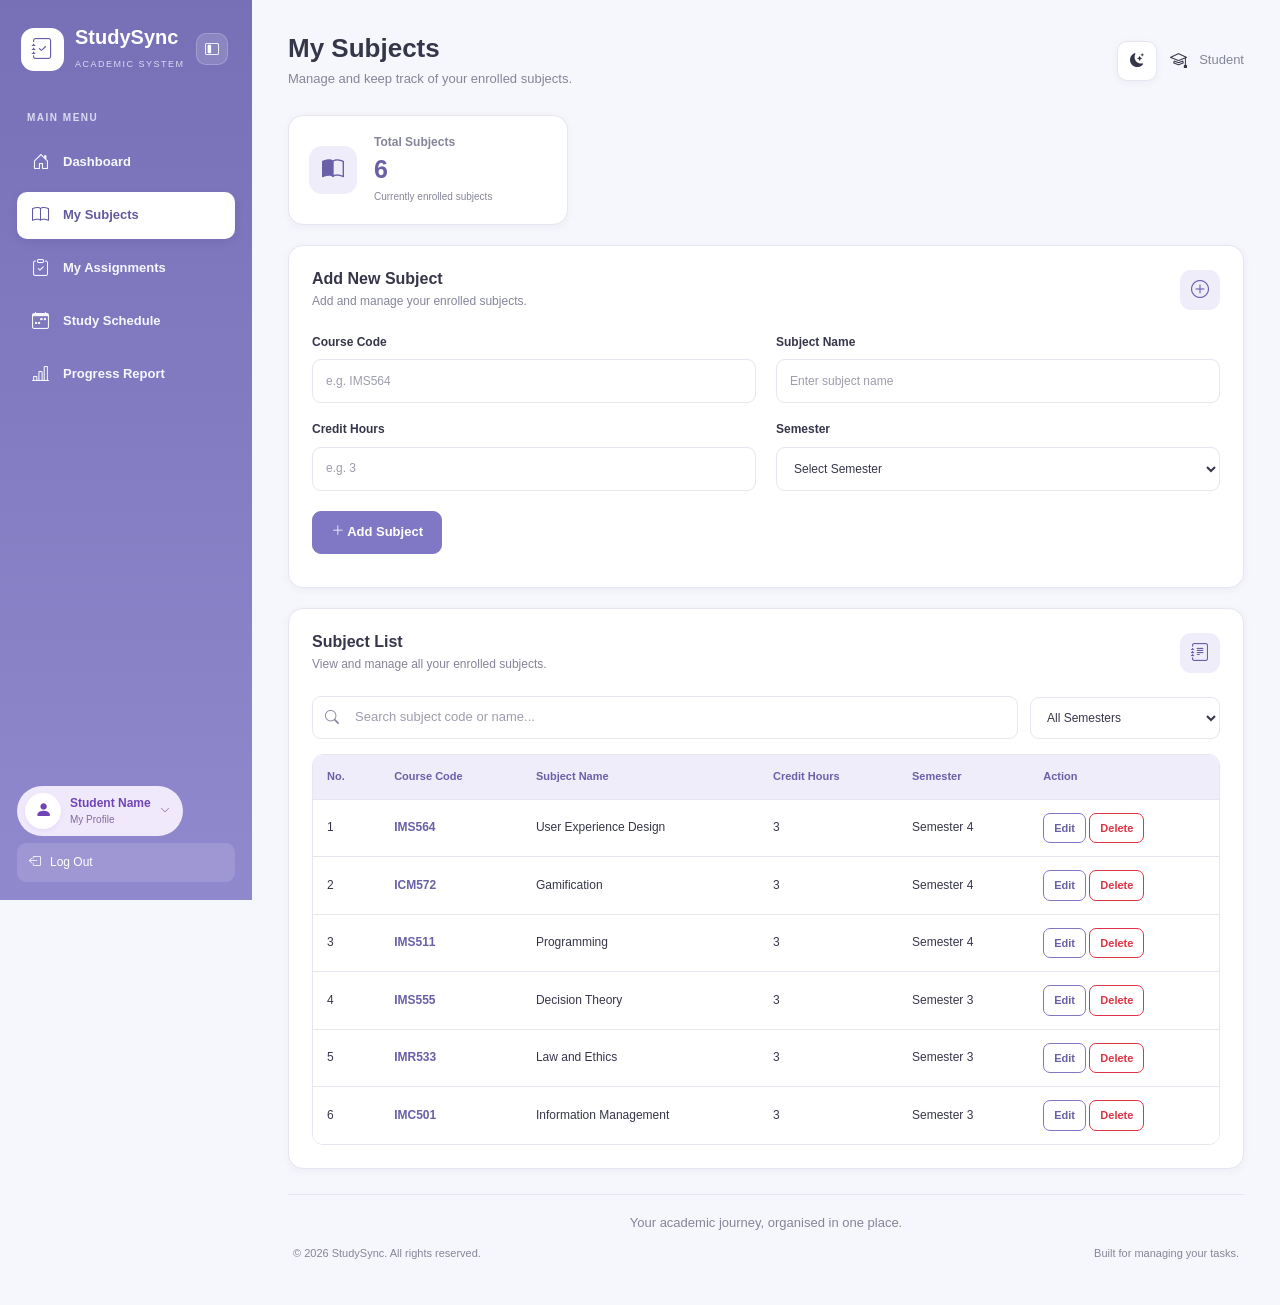
<file: subjects.html>
<!DOCTYPE html>
<html lang="en">
<head>
    <meta charset="UTF-8">
    <meta name="viewport" content="width=device-width, initial-scale=1.0">
    <link rel="icon" type="image/svg+xml" href="studysync-icon.svg">
    <title>StudySync | My Subjects</title>

    <!-- Bootstrap 5 -->
    <link href="https://cdn.jsdelivr.net/npm/bootstrap@5.3.3/dist/css/bootstrap.min.css" rel="stylesheet">

    <!-- Bootstrap Icons -->
    <link rel="stylesheet" href="https://cdn.jsdelivr.net/npm/bootstrap-icons@1.11.3/font/bootstrap-icons.min.css">

    <script>
    const savedTheme = localStorage.getItem("studySyncTheme") || "light";
    document.documentElement.setAttribute("data-theme", savedTheme);
    </script>

    <!-- Main Stylesheet -->
    <link rel="stylesheet" href="style.css">
</head>

<body>

    <div class="dashboard-container">


<!-- SIDEBAR -->
<aside class="sidebar" id="sidebar">

    <div class="brand">
        <div class="brand-icon">
            <i class="bi bi-journal-check"></i>
        </div>

        <div class="brand-text">
            <h2>StudySync</h2>
            <span>ACADEMIC SYSTEM</span>
        </div>

        <button type="button"
                class="sidebar-toggle"
                id="sidebarToggle"
                aria-label="Toggle sidebar">
            <i class="bi bi-layout-sidebar-inset"></i>
        </button>
    </div>

    <p class="menu-label">MAIN MENU</p>

    <nav class="sidebar-nav">

        <a href="dashboard.html">
            <span class="nav-icon"><i class="bi bi-house-door"></i></span>
            <span class="nav-label">Dashboard</span>
        </a>

        <a href="subjects.html" class="active">
            <span class="nav-icon"><i class="bi bi-book"></i></span>
            <span class="nav-label">My Subjects</span>
        </a>

        <a href="assignments.html">
            <span class="nav-icon"><i class="bi bi-clipboard-check"></i></span>
            <span class="nav-label">My Assignments</span>
        </a>

        <a href="schedule.html">
            <span class="nav-icon"><i class="bi bi-calendar-week"></i></span>
            <span class="nav-label">Study Schedule</span>
        </a>

        <a href="progress.html">
            <span class="nav-icon"><i class="bi bi-bar-chart-line"></i></span>
            <span class="nav-label">Progress Report</span>
        </a>

    </nav>

<div class="sidebar-bottom">

    <div class="profile">
        <div class="profile-dropdown">

            <!-- PROFILE BUTTON -->
            <button type="button"
                    class="profile-trigger"
                    id="profileTrigger"
                    aria-expanded="false">

                <span class="profile-avatar">
                    <i class="bi bi-person-fill"></i>
                </span>

                <span class="profile-trigger-info">
                    <span class="profile-trigger-name">User</span>
                    <span class="profile-trigger-subtitle">My Profile</span>
                </span>

                <i class="bi bi-chevron-down profile-chevron"></i>
            </button>

            <!-- PROFILE POPUP -->
            <div class="profile-menu" id="profileMenu">

                <!-- VIEW PROFILE -->
                <div id="profileView">

                    <div class="profile-menu-heading">
                        <span class="profile-avatar profile-avatar-large">
                            <i class="bi bi-person-fill"></i>
                        </span>

                        <div>
                            <h4 id="profileName">Name</h4>
                            <p>Academic Account</p>
                        </div>
                    </div>

                    <div class="profile-details">

                        <div class="profile-detail-item">
                            <span>STUDENT ID</span>
                            <strong id="profileStudentId">2026XXXXXX</strong>
                        </div>

                        <div class="profile-detail-item">
                            <span>FACULTY</span>
                            <strong id="profileFaculty">Faculty of Information Science</strong>
                        </div>

                        <div class="profile-detail-item">
                            <span>STUDY LOCATION</span>
                            <strong id="profileLocation">Universiti Teknologi MARA</strong>
                        </div>

                    </div>

                    <button type="button"
                            class="profile-edit-button"
                            id="editProfileButton">
                        <i class="bi bi-pencil-square"></i>
                        Edit Profile
                    </button>

                </div>

                <!-- EDIT PROFILE -->
                <form id="profileEditForm" hidden>

                    <div class="profile-menu-heading">
                        <div>
                            <h4>Edit Profile</h4>
                            <p>Update your academic information.</p>
                        </div>
                    </div>

                    <div class="profile-edit-fields">

                        <label for="editProfileName">Full Name</label>
                        <input type="text" id="editProfileName" required>

                        <label for="editProfileStudentId">Student ID</label>
                        <input type="text" id="editProfileStudentId" required>

                        <label for="editProfileFaculty">Faculty</label>
                        <input type="text" id="editProfileFaculty" required>

                        <label for="editProfileLocation">Study Location</label>
                        <input type="text" id="editProfileLocation" required>

                    </div>

                    <div class="profile-edit-actions">
                        <button type="submit" class="profile-save-button">
                            Save Changes
                        </button>

                        <button type="button"
                                class="profile-cancel-button"
                                id="cancelProfileEdit">
                            Cancel
                        </button>
                    </div>

                </form>

            </div>
        </div>
    </div>

    <!-- LOGOUT -->
    <a href="index.html" class="logout">
        <span><i class="bi bi-box-arrow-left"></i></span>
        <span class="nav-label">Log Out</span>
    </a>

</div>

</aside>

<div class="sidebar-overlay" id="sidebarOverlay"></div>

        <!-- MAIN CONTENT -->
        <main class="main-content subjects-page">

            <header class="dashboard-header">
            <button type="button" class="mobile-sidebar-toggle"
                    id="mobileSidebarToggle"
                    aria-label="Open navigation menu">
                <i class="bi bi-list"></i>
            </button>
                <div>
                    <h1>My Subjects</h1>
                    <p>Manage and keep track of your enrolled subjects.</p>
                </div>

<div class="profile">

    <!-- Dark / Light Mode Toggle -->
    <button type="button"
            class="theme-toggle"
            id="themeToggle"
            aria-label="Switch to dark mode"
            title="Switch theme">
        <i class="bi bi-moon-stars-fill" id="themeIcon"></i>
    </button>

    <span class="nav-icon"><i class="bi bi-mortarboard"></i></span>
    <p>Student</p>

</div>

</header>

            
<!-- SUBJECT SUMMARY -->
<section class="subject-summary-card">
    <div class="subject-summary-icon">
        <i class="bi bi-book-half"></i>
    </div>

    <div class="subject-summary-info">
        <p>Total Subjects</p>
        <h2 id="totalSubjects">6</h2>
        <span>Currently enrolled subjects</span>
    </div>
</section>


<!-- ADD SUBJECT FORM -->
<section class="content-card subject-form-card">

    <div class="subject-section-heading">
        <div>
            <h3 id="formTitle">Add New Subject</h3>
            <p>Add and manage your enrolled subjects.</p>
        </div>

        <div class="subject-heading-icon">
            <i class="bi bi-plus-circle"></i>
        </div>
    </div>

    <form id="subjectForm">

        <input type="hidden" id="editSubjectCode">

        <div class="subject-form-grid">

            <div class="subject-form-group">
                <label for="subjectCode">Course Code</label>
                <input type="text" id="subjectCode"
                    placeholder="e.g. IMS564" required>
            </div>

            <div class="subject-form-group">
                <label for="subjectName">Subject Name</label>
                <input type="text" id="subjectName"
                    placeholder="Enter subject name" required>
            </div>

            <div class="subject-form-group">
                <label for="subjectCredit">Credit Hours</label>
                <input type="number" id="subjectCredit"
                    min="1" placeholder="e.g. 3" required>
            </div>

            <div class="subject-form-group">
                <label for="subjectSemester">Semester</label>
                <select id="subjectSemester" required>
                    <option value="">Select Semester</option>
                    <option value="3">Semester 3</option>
                    <option value="4">Semester 4</option>
                    <option value="5">Semester 5</option>
                    <option value="6">Semester 6</option>
                </select>
            </div>

        </div>

        <div class="subject-form-actions">
            <button type="submit" id="subjectSubmitButton">
                <i class="bi bi-plus-lg"></i> Add Subject
            </button>

            <button type="button" id="cancelEditButton"
                style="display:none;">
                Cancel Edit
            </button>
        </div>

        <p id="subjectMessage"></p>

    </form>

</section>


<!-- SUBJECT LIST -->
<section class="content-card subject-list-card">

    <div class="subject-section-heading">
        <div>
            <h3>Subject List</h3>
            <p>View and manage all your enrolled subjects.</p>
        </div>

        <div class="subject-heading-icon">
            <i class="bi bi-journal-text"></i>
        </div>
    </div>

    <div class="subject-toolbar">

        <div class="subject-search-box">
            <i class="bi bi-search"></i>
            <input
                type="text"
                id="subjectSearch"
                placeholder="Search subject code or name..."
            >
        </div>

        <select id="semesterFilter">
            <option value="all">All Semesters</option>
            <option value="3">Semester 3</option>
            <option value="4">Semester 4</option>
            <option value="5">Semester 5</option>
            <option value="6">Semester 6</option>
        </select>

    </div>

    <div class="table-responsive">
        <table class="table table-hover align-middle">
            <thead>
                <tr>
                    <th>No.</th>
                    <th>Course Code</th>
                    <th>Subject Name</th>
                    <th>Credit Hours</th>
                    <th>Semester</th>
                    <th>Action</th>
                </tr>
            </thead>

            <tbody id="subjectList"></tbody>
        </table>
    </div>

</section>

<footer class="site-footer">
    <p class="footer-tagline">
        Your academic journey, organised in one place.
    </p>

    <div class="footer-bottom">
        <span>© 2026 StudySync. All rights reserved.</span>
        <span>Built for managing your tasks.</span>
    </div>
</footer>

</main>
    </div>

<!-- Back to Top Button -->
<button id="backToTop" class="back-to-top" 
        type="button" aria-label="Back to top">
    <i class="bi bi-arrow-up"></i>
</button>

    <script src="layout.js"></script>
    <script src="theme.js"></script>
    <script src="subjects.js"></script>
    <script src="back-to-top.js"></script>

</body>
</html>
</file>
<file: style.css>
/* =========================================================
   STUDYSYNC | GLOBAL DESIGN SYSTEM
   Theme: Blue & Lavender
   Prepared for: Dashboard, Subjects, Assignments, Schedule
   and Progress pages.
   ========================================================= */

/* ---------- 1. DESIGN TOKENS ---------- */
:root {
    color-scheme: light;

    --primary: #8178C5;
    --primary-dark: #6960A8;
    --primary-light: #BDB6E8;
    --primary-soft: #F0EDFA;

    --page-bg: #F6F7FC;
    --surface: #FFFFFF;
    --surface-soft: #F8F7FD;

    --text: #36364A;
    --text-muted: #85859A;
    --border: #E7E6F0;

    --success: #5F9A83;
    --success-soft: #E8F4EE;
    --danger: #C87583;
    --danger-soft: #F9EAED;
    --warning: #B9894D;
    --warning-soft: #FBF2E3;
    --info: #688DBB;
    --info-soft: #EAF1FA;

    --sidebar-start: #7770B7;
    --sidebar-end: #9189CE;
    --sidebar-text: #F7F6FF;
    --sidebar-muted: #DCD9F2;

    --shadow-sm: 0 2px 8px rgba(65, 60, 115, 0.05);
    --shadow: 0 6px 22px rgba(65, 60, 115, 0.07);
    --shadow-lg: 0 12px 32px rgba(65, 60, 115, 0.11);

    --radius-sm: 9px;
    --radius: 15px;
    --radius-lg: 20px;

    --sidebar-width: 252px;
    --sidebar-collapsed-width: 82px;

    --font-main: "Segoe UI", Arial, sans-serif;
}

/* ---------- 2. DARK THEME TOKENS ---------- */
/* Activate later by adding data-theme="dark" to <html>. */
html[data-theme="dark"] {
    color-scheme: dark;

    --primary: #B5ACEB;
    --primary-dark: #C8C0F2;
    --primary-light: #8178C5;
    --primary-soft: #37334F;

    --page-bg: #191927;
    --surface: #242438;
    --surface-soft: #2B2B42;

    --text: #F0EFF8;
    --text-muted: #B0AEC5;
    --border: #3D3C55;

    --success: #8BC5A9;
    --success-soft: #294338;
    --danger: #E49AA5;
    --danger-soft: #482D36;
    --warning: #E0B878;
    --warning-soft: #493D2D;
    --info: #9ABCE5;
    --info-soft: #2D3D53;

    --sidebar-start: #24233B;
    --sidebar-end: #302D4C;
    --sidebar-text: #F0EFF8;
    --sidebar-muted: #BDB9D8;

    --shadow-sm: 0 2px 8px rgba(0, 0, 0, 0.14);
    --shadow: 0 6px 22px rgba(0, 0, 0, 0.18);
    --shadow-lg: 0 12px 32px rgba(0, 0, 0, 0.24);
}

/* ---------- 3. RESET & GLOBAL ELEMENTS ---------- */
*,
*::before,
*::after {
    box-sizing: border-box;
}

html {
    min-height: 100%;
    scroll-behavior: smooth;
}

body {
    min-height: 100vh;
    margin: 0;
    font-family: var(--font-main);
    font-size: 14px;
    line-height: 1.6;
    color: var(--text);
    background: var(--page-bg);
    -webkit-font-smoothing: antialiased;
}

img,
video,
canvas,
svg {
    max-width: 100%;
}

button,
input,
select,
textarea {
    font: inherit;
}

button,
a,
input,
select,
textarea {
    -webkit-tap-highlight-color: transparent;
}

a {
    color: var(--primary-dark);
    transition: color 0.2s ease, background-color 0.2s ease;
}

button {
    cursor: pointer;
}

h1,
h2,
h3,
h4,
h5,
h6,
p {
    overflow-wrap: break-word;
}

:focus-visible {
    outline: 3px solid color-mix(in srgb, var(--primary) 45%, transparent);
    outline-offset: 2px;
}

::selection {
    color: #FFFFFF;
    background: var(--primary);
}

/* ---------- 4. LOGIN PAGE ---------- */
.login-container {
    min-height: 100vh;
    display: flex;
    align-items: center;
    justify-content: center;
    padding: 28px 18px;
    background:
        radial-gradient(circle at 12% 10%, rgba(189, 182, 232, 0.38), transparent 34%),
        radial-gradient(circle at 90% 88%, rgba(157, 190, 224, 0.28), transparent 35%),
        var(--page-bg);
}

.login-card {
    width: 100%;
    max-width: 430px;
    padding: 42px;
    background: var(--surface);
    border: 1px solid var(--border);
    border-radius: var(--radius-lg);
    box-shadow: var(--shadow-lg);
}

.login-card h1 {
    margin: 0 0 5px;
    color: var(--primary-dark);
    font-size: 32px;
    font-weight: 750;
    line-height: 1.2;
    text-align: center;
}

.login-card h2 {
    margin: 0 0 8px;
    color: var(--text);
    font-size: 22px;
    font-weight: 700;
}

.subtitle,
.description,
.footer-text {
    color: var(--text-muted);
    text-align: center;
}

.subtitle {
    margin: 0 0 32px;
    font-size: 13px;
}

.description {
    margin: 0 0 24px;
    font-size: 13px;
    text-align: left;
}

.footer-text {
    margin-top: 25px;
    font-size: 12px;
}

label {
    display: block;
    margin-bottom: 7px;
    color: var(--text);
    font-size: 13px;
    font-weight: 650;
}

/* ---------- 5. SHARED FORMS & INPUTS ---------- */
input,
select,
textarea {
    max-width: 100%;
    color: var(--text);
    background: var(--surface);
    border: 1px solid var(--border);
    border-radius: var(--radius-sm);
    outline: none;
    transition: border-color 0.2s ease, box-shadow 0.2s ease, background 0.2s ease;
}

input::placeholder,
textarea::placeholder {
    color: var(--text-muted);
    opacity: 0.8;
}

input:focus,
select:focus,
textarea:focus {
    border-color: var(--primary);
    box-shadow: 0 0 0 3px color-mix(in srgb, var(--primary) 17%, transparent);
}

.login-card input,
#subjectForm input,
#assignmentForm input,
#scheduleForm input,
#subjectForm select,
#assignmentForm select,
#scheduleForm select,
#studySubject,
#studyDay,
#studyActivity {
    width: 100%;
    min-height: 44px;
    padding: 10px 13px;
}

.login-card input {
    margin-bottom: 18px;
}

#subjectSearch,
#assignmentSearch {
    width: 100%;
    min-height: 43px;
    padding: 10px 13px;
    font-size: 13px;
}

#semesterFilter,
#assignmentFilter,
#dayFilter {
    width: 100%;
    max-width: 240px;
    min-height: 42px;
    padding: 9px 12px;
    color: var(--text);
    background: var(--surface);
    border: 1px solid var(--border);
    border-radius: var(--radius-sm);
}

/* ---------- 6. BUTTONS ---------- */
#loginForm button,
#subjectForm button:not(.btn),
#assignmentForm button:not(.btn),
#scheduleForm button:not(.btn) {
    min-height: 43px;
    padding: 10px 18px;
    color: #FFFFFF;
    background: var(--primary);
    border: 1px solid var(--primary);
    border-radius: var(--radius-sm);
    font-size: 13px;
    font-weight: 650;
    transition: transform 0.2s ease, background 0.2s ease, box-shadow 0.2s ease;
}

#loginForm button {
    width: 100%;
    min-height: 46px;
    font-size: 14px;
}

#loginForm button:hover,
#subjectForm button:not(.btn):hover,
#assignmentForm button:not(.btn):hover,
#scheduleForm button:not(.btn):hover {
    color: #FFFFFF;
    background: var(--primary-dark);
    border-color: var(--primary-dark);
    box-shadow: var(--shadow-sm);
    transform: translateY(-1px);
}

#subjectForm button,
#assignmentForm button,
#scheduleForm button {
    width: auto;
    margin: 0 7px 8px 0;
}

.btn {
    border-radius: 8px;
    font-weight: 600;
}

.btn-outline-primary {
    color: var(--primary-dark);
    border-color: var(--primary);
}

.btn-outline-primary:hover {
    color: #FFFFFF;
    background: var(--primary);
    border-color: var(--primary);
}

/* ---------- 7. APPLICATION LAYOUT ---------- */
.dashboard-container {
    display: flex;
    width: 100%;
    min-height: 100vh;
    align-items: flex-start;
}

.main-content {
    flex: 1 1 auto;
    min-width: 0;
    min-height: 100vh;
    padding: 32px 36px;
    color: var(--text);
    background: var(--page-bg);
}

/* ---------- 8. SIDEBAR: FIXED-IN-VIEWPORT ---------- */
/* Sticky keeps the sidebar visible while the main page scrolls. */
.sidebar {
    position: sticky;
    top: 0;
    z-index: 100;
    display: flex;
    flex: 0 0 var(--sidebar-width);
    flex-direction: column;
    width: var(--sidebar-width);
    height: 100vh;
    min-height: 100vh;
    padding: 25px 17px 18px;
    overflow-x: hidden;
    overflow-y: auto;
    color: var(--sidebar-text);
    background: linear-gradient(180deg, var(--sidebar-start), var(--sidebar-end));
    scrollbar-width: thin;
    scrollbar-color: rgba(255,255,255,0.3) transparent;
}

/* Compatibility with the earlier sidebar markup. */
.sidebar > h2 {
    margin: 0 0 35px;
    color: #FFFFFF;
    font-size: 22px;
}

.brand {
    display: flex;
    align-items: center;
    gap: 11px;
    min-height: 45px;
    padding-left: 4px;
    margin-bottom: 37px;
}

.brand-icon {
    display: flex;
    flex: 0 0 43px;
    align-items: center;
    justify-content: center;
    width: 43px;
    height: 43px;
    color: var(--primary-dark);
    background: #FFFFFF;
    border-radius: 13px;
    font-size: 21px;
    font-weight: 700;
}

.brand h2 {
    margin: 0 0 2px;
    color: #FFFFFF;
    font-size: 20px;
    font-weight: 750;
    line-height: 1.2;
}

.brand span {
    color: var(--sidebar-muted);
    font-size: 9px;
    letter-spacing: 1.5px;
}

.menu-label {
    margin: 0 0 12px 10px;
    color: var(--sidebar-muted);
    font-size: 10px;
    font-weight: 700;
    letter-spacing: 1.5px;
}

.sidebar nav,
.sidebar-nav {
    display: flex;
    flex-direction: column;
    gap: 6px;
}

.sidebar nav a,
.sidebar-nav a {
    display: flex;
    align-items: center;
    gap: 12px;
    min-height: 43px;
    padding: 10px 12px;
    color: var(--sidebar-text);
    border-radius: 10px;
    font-size: 13px;
    font-weight: 550;
    text-decoration: none;
    white-space: nowrap;
    transition: color 0.2s ease, background 0.2s ease, transform 0.2s ease;
}

.sidebar nav a:hover,
.sidebar-nav a:hover {
    color: #FFFFFF;
    background: rgba(255, 255, 255, 0.13);
    transform: translateX(2px);
}

.sidebar nav a.active,
.sidebar-nav a.active {
    color: #625A9F;
    background: #FFFFFF;
    font-weight: 700;
    box-shadow: 0 3px 10px rgba(35, 30, 80, 0.10);
}

.nav-icon {
    display: inline-flex;
    flex: 0 0 22px;
    align-items: center;
    justify-content: center;
    width: 22px;
    font-size: 17px;
}

.sidebar-bottom {
    margin-top: auto;
    padding-top: 20px;
}

.user-profile {
    display: flex;
    align-items: center;
    gap: 10px;
    padding: 14px 4px;
    border-top: 1px solid rgba(255, 255, 255, 0.2);
}

.user-avatar {
    display: flex;
    flex: 0 0 37px;
    align-items: center;
    justify-content: center;
    width: 37px;
    height: 37px;
    color: var(--primary-dark);
    background: #FFFFFF;
    border-radius: 50%;
    font-weight: 750;
}

.user-profile h4 {
    margin: 0 0 2px;
    color: #FFFFFF;
    font-size: 12px;
}

.user-profile p {
    margin: 0;
    color: var(--sidebar-muted);
    font-size: 10px;
}

.logout,
.sidebar-bottom .logout {
    display: flex;
    align-items: center;
    gap: 9px;
    margin-top: 7px;
    padding: 10px 12px;
    color: #FFFFFF;
    background: rgba(255, 255, 255, 0.12);
    border-radius: 9px;
    font-size: 12px;
    text-decoration: none;
}

.logout:hover,
.sidebar-bottom .logout:hover {
    color: #FFFFFF;
    background: rgba(255, 255, 255, 0.22);
}

/* Collapsed state is ready for the toggle button/JS to activate later.
   Add .sidebar-collapsed to .dashboard-container and .collapsed to .sidebar. */
.dashboard-container.sidebar-collapsed .sidebar,
.sidebar.collapsed {
    flex-basis: var(--sidebar-collapsed-width);
    width: var(--sidebar-collapsed-width);
    padding-right: 12px;
    padding-left: 12px;
}

.dashboard-container.sidebar-collapsed .brand,
.sidebar.collapsed .brand {
    justify-content: center;
    padding: 0;
}

.dashboard-container.sidebar-collapsed .brand > div:last-child,
.sidebar.collapsed .brand > div:last-child,
.dashboard-container.sidebar-collapsed .menu-label,
.sidebar.collapsed .menu-label,
.dashboard-container.sidebar-collapsed .sidebar nav a .nav-label,
.sidebar.collapsed .sidebar nav a .nav-label,
.dashboard-container.sidebar-collapsed .sidebar-nav a .nav-label,
.sidebar.collapsed .sidebar-nav a .nav-label,
.dashboard-container.sidebar-collapsed .user-profile > div:last-child,
.sidebar.collapsed .user-profile > div:last-child,
.dashboard-container.sidebar-collapsed .logout .logout-label,
.sidebar.collapsed .logout .logout-label {
    display: none;
}

.dashboard-container.sidebar-collapsed .sidebar nav a,
.dashboard-container.sidebar-collapsed .sidebar-nav a,
.sidebar.collapsed nav a,
.sidebar.collapsed .sidebar-nav a {
    justify-content: center;
    gap: 0;
    padding-right: 8px;
    padding-left: 8px;
    font-size: 0;
}

.dashboard-container.sidebar-collapsed .nav-icon,
.sidebar.collapsed .nav-icon {
    flex-basis: auto;
    font-size: 18px;
}

.dashboard-container.sidebar-collapsed .user-profile,
.sidebar.collapsed .user-profile {
    justify-content: center;
}

.dashboard-container.sidebar-collapsed .logout,
.sidebar.collapsed .logout {
    justify-content: center;
    font-size: 0;
}

/* ---------- 9. PAGE HEADER ---------- */
.dashboard-header {
    display: flex;
    align-items: center;
    justify-content: space-between;
    gap: 18px;
    margin-bottom: 26px;
}

.dashboard-header h1 {
    margin: 0 0 4px;
    color: var(--text);
    font-size: 26px;
    font-weight: 750;
    line-height: 1.25;
    text-align: left;
}

.dashboard-header p {
    margin: 0;
    color: var(--text-muted);
    font-size: 13px;
    text-align: left;
}

.profile {
    display: flex;
    flex-shrink: 0;
    align-items: center;
    gap: 10px;
}

/* ---------- 10. SUMMARY CARDS ---------- */
.summary-cards {
    display: grid;
    grid-template-columns: repeat(4, minmax(0, 1fr));
    gap: 16px;
    margin-bottom: 24px;
}

.summary-card,
.content-card {
    min-width: 0;
    padding: 21px;
    background: var(--surface);
    border: 1px solid var(--border);
    border-radius: var(--radius);
    box-shadow: var(--shadow-sm);
    transition: box-shadow 0.2s ease, transform 0.2s ease, background 0.2s ease;
}

.summary-card:hover {
    transform: translateY(-2px);
    box-shadow: var(--shadow);
}

.summary-card h3 {
    margin: 0 0 10px;
    color: var(--text-muted);
    font-size: 12px;
    font-weight: 650;
}

.summary-card h2 {
    margin: 0 0 5px;
    color: var(--primary-dark);
    font-size: 28px;
    font-weight: 750;
    line-height: 1.2;
}

.summary-card p {
    margin: 0;
    color: var(--text-muted);
    font-size: 11px;
}

/* ---------- 11. CONTENT SECTIONS ---------- */
.dashboard-sections {
    display: grid;
    grid-template-columns: minmax(0, 1.5fr) minmax(0, 1fr);
    gap: 18px;
    margin-bottom: 20px;
}

.content-card h3 {
    margin: 0;
    color: var(--text);
    font-size: 15px;
    font-weight: 750;
}

.content-card p {
    color: var(--text-muted);
    font-size: 13px;
}

.content-card hr {
    margin: 15px 0;
    border: 0;
    border-top: 1px solid var(--border);
}

.section-heading {
    display: flex;
    align-items: center;
    justify-content: space-between;
    gap: 12px;
    margin-bottom: 15px;
}

.section-heading a,
.preview-more {
    color: var(--primary-dark);
    font-size: 12px;
    font-weight: 700;
    text-decoration: none;
}

.section-heading a:hover,
.preview-more:hover {
    text-decoration: underline;
}

/* ---------- 12. DEADLINES & PRIORITY ---------- */
.deadline-item {
    display: flex;
    align-items: center;
    gap: 11px;
    padding: 13px 0;
    border-bottom: 1px solid var(--border);
}

.deadline-item:last-child {
    border-bottom: 0;
}

.deadline-icon {
    display: flex;
    flex: 0 0 40px;
    align-items: center;
    justify-content: center;
    width: 40px;
    height: 40px;
    color: var(--primary-dark);
    background: var(--primary-soft);
    border-radius: 10px;
    font-size: 17px;
}

.deadline-details {
    flex: 1;
    min-width: 0;
}

.deadline-details h4 {
    margin: 0 0 3px;
    color: var(--text);
    font-size: 12px;
}

.deadline-details p {
    margin: 0;
    color: var(--text-muted);
    font-size: 11px;
}

.status {
    display: inline-flex;
    align-items: center;
    padding: 5px 9px;
    border-radius: 20px;
    font-size: 10px;
    font-weight: 700;
    white-space: nowrap;
}

.urgent,
.status-high {
    color: var(--danger);
    background: var(--danger-soft);
}

.medium,
.status-medium {
    color: var(--warning);
    background: var(--warning-soft);
}

.low,
.status-low {
    color: var(--success);
    background: var(--success-soft);
}

/* ---------- 13. PROGRESS COMPONENTS ---------- */
.progress-bar {
    height: 9px;
    margin: 18px 0 9px;
    overflow: hidden;
    background: var(--primary-soft);
    border-radius: 20px;
}

.progress-fill {
    width: 0;
    height: 100%;
    background: linear-gradient(90deg, var(--primary), var(--primary-light));
    border-radius: inherit;
    transition: width 0.35s ease;
}

.progress-circle {
    display: flex;
    align-items: center;
    justify-content: center;
    width: 132px;
    height: 132px;
    margin: 20px auto;
    background: conic-gradient(var(--primary) 0% 0%, var(--primary-soft) 0% 100%);
    border-radius: 50%;
}

.progress-circle-inner {
    display: flex;
    flex-direction: column;
    align-items: center;
    justify-content: center;
    width: 104px;
    height: 104px;
    background: var(--surface);
    border-radius: 50%;
}

.progress-circle-inner h2 {
    margin: 0 0 2px;
    color: var(--primary-dark);
    font-size: 25px;
}

.progress-circle-inner span {
    color: var(--text-muted);
    font-size: 10px;
}

.progress-legend p {
    display: flex;
    align-items: center;
    gap: 8px;
    font-size: 12px;
}

.progress-legend strong {
    margin-left: auto;
    color: var(--text);
}

.legend-dot {
    flex: 0 0 9px;
    width: 9px;
    height: 9px;
    border-radius: 50%;
}

.completed-dot {
    background: var(--primary);
}

.pending-dot {
    background: var(--border);
}

/* ---------- 14. DASHBOARD PREVIEW LISTS ---------- */
.dashboard-preview-item {
    display: flex;
    align-items: center;
    justify-content: space-between;
    gap: 12px;
    padding: 12px 0;
    border-bottom: 1px solid var(--border);
}

.dashboard-preview-item:last-child {
    border-bottom: 0;
}

.dashboard-preview-item h4 {
    margin: 0 0 3px;
    color: var(--primary-dark);
    font-size: 12px;
}

.dashboard-preview-item p {
    margin: 0;
    color: var(--text-muted);
    font-size: 11px;
}

.preview-badge {
    padding: 5px 9px;
    color: var(--primary-dark);
    background: var(--primary-soft);
    border-radius: 7px;
    font-size: 10px;
    font-weight: 700;
    white-space: nowrap;
}

/* ---------- 15. TABLES ---------- */
.table-responsive {
    width: 100%;
    margin-top: 14px;
    overflow-x: auto;
    border: 1px solid var(--border);
    border-radius: 11px;
    -webkit-overflow-scrolling: touch;
}

.table,
.schedule-table {
    width: 100%;
    margin-bottom: 0;
    color: var(--text);
    background: var(--surface);
    border-collapse: separate;
    border-spacing: 0;
}

.table {
    min-width: 650px;
}

.schedule-table {
    min-width: 800px;
}

.table thead th,
.schedule-table thead th {
    padding: 13px 14px;
    color: var(--primary-dark);
    background: var(--primary-soft);
    border: 0;
    border-bottom: 1px solid var(--border);
    font-size: 11px;
    font-weight: 750;
    white-space: nowrap;
}

.table tbody td,
.schedule-table tbody td {
    padding: 13px 14px;
    color: var(--text);
    background: var(--surface);
    border: 0;
    border-bottom: 1px solid var(--border);
    font-size: 12px;
    vertical-align: middle;
}

.table tbody tr:last-child td,
.schedule-table tbody tr:last-child td {
    border-bottom: 0;
}

.table tbody td strong {
    color: var(--primary-dark);
}

.table tbody tr:hover td,
.schedule-table tbody tr:hover td {
    background: var(--surface-soft);
}

.table .btn,
.schedule-table .btn {
    width: auto;
    padding: 6px 10px;
    border-radius: 7px;
    font-size: 11px;
    white-space: nowrap;
}

/* ---------- 16. SUBJECT PAGE HELPERS ---------- */
/* These styles support the existing form/table and common card layouts. */
.subject-toolbar,
.assignment-toolbar,
.schedule-toolbar {
    display: flex;
    flex-wrap: wrap;
    align-items: center;
    gap: 12px;
    margin-bottom: 16px;
}

.subject-toolbar > *,
.assignment-toolbar > *,
.schedule-toolbar > * {
    min-width: 0;
}

.subject-card,
.subject-item {
    min-width: 0;
    padding: 18px;
    background: var(--surface);
    border: 1px solid var(--border);
    border-radius: var(--radius);
    box-shadow: var(--shadow-sm);
}

.subject-card h3,
.subject-item h3 {
    margin: 0 0 6px;
    color: var(--text);
    font-size: 15px;
}

.subject-card p,
.subject-item p {
    margin: 0;
    color: var(--text-muted);
    font-size: 12px;
}

/* ---------- 17. MESSAGES ---------- */
#subjectMessage,
#assignmentMessage,
#scheduleMessage,
#loginMessage {
    margin-top: 9px;
    font-size: 12px;
}

/* ---------- 18. CHARTS ---------- */
canvas {
    max-width: 100%;
}

.chart-container {
    position: relative;
    width: 100%;
    min-width: 0;
}

/* ---------- 19. THEME CONTROL (ready for later HTML/JS) ---------- */
.theme-toggle,
.sidebar-toggle {
    display: inline-flex;
    align-items: center;
    justify-content: center;
    width: 40px;
    height: 40px;
    padding: 0;
    color: var(--text);
    background: var(--surface);
    border: 1px solid var(--border);
    border-radius: 10px;
    box-shadow: var(--shadow-sm);
    transition: background 0.2s ease, border-color 0.2s ease, transform 0.2s ease;
}

.theme-toggle:hover,
.sidebar-toggle:hover {
    background: var(--primary-soft);
    border-color: var(--primary-light);
    transform: translateY(-1px);
}

/* ---------- 20. RESPONSIVE: TABLETS ---------- */
@media (max-width: 1100px) {
    .main-content {
        padding: 27px 24px;
    }

    .summary-cards {
        grid-template-columns: repeat(2, minmax(0, 1fr));
    }

    .dashboard-sections {
        grid-template-columns: repeat(2, minmax(0, 1fr));
    }
}

/* ---------- 21. RESPONSIVE: MOBILE ---------- */
@media (max-width: 760px) {
    .dashboard-container {
        display: flex;
        flex-direction: column;
    }

    .sidebar {
        position: relative;
        top: auto;
        width: 100%;
        height: auto;
        min-height: 0;
        flex: 0 0 auto;
        padding: 16px;
        overflow: visible;
        border-radius: 0 0 16px 16px;
    }

    .sidebar > h2 {
        margin-bottom: 15px;
    }

    .brand {
        margin-bottom: 18px;
    }

    .menu-label {
        margin-bottom: 9px;
    }

    .sidebar nav,
    .sidebar-nav {
        display: grid;
        grid-template-columns: repeat(2, minmax(0, 1fr));
        gap: 7px;
    }

    .sidebar nav a,
    .sidebar-nav a {
        min-width: 0;
        min-height: 40px;
        padding: 9px;
        gap: 8px;
        font-size: 11px;
    }

.sidebar-bottom {
    display: flex;
    align-items: center;
    justify-content: space-between;
    gap: 10px;

    margin-top: auto;
    padding-top: 20px;
    padding-bottom: 15px;
}

    .user-profile {
        flex: 1;
        min-width: 0;
        padding: 7px 0;
        border-top: 0;
    }

    .sidebar-bottom .logout {
        flex-shrink: 0;
        margin: 0;
    }

    .dashboard-container.sidebar-collapsed .sidebar,
    .sidebar.collapsed {
        width: 100%;
        flex-basis: auto;
    }

    .dashboard-container.sidebar-collapsed .brand > div:last-child,
    .sidebar.collapsed .brand > div:last-child,
    .dashboard-container.sidebar-collapsed .menu-label,
    .sidebar.collapsed .menu-label {
        display: block;
    }

    .dashboard-container.sidebar-collapsed .sidebar nav a,
    .dashboard-container.sidebar-collapsed .sidebar-nav a,
    .sidebar.collapsed nav a,
    .sidebar.collapsed .sidebar-nav a {
        justify-content: flex-start;
        font-size: 11px;
    }

    .main-content {
        width: 100%;
        min-height: auto;
        padding: 22px 17px 32px;
    }

    .dashboard-header {
        align-items: flex-start;
        margin-bottom: 21px;
    }

    .dashboard-header h1 {
        font-size: 23px;
    }

    .summary-cards {
        gap: 12px;
    }

    .summary-card,
    .content-card {
        padding: 17px;
    }

    .summary-card h2 {
        font-size: 25px;
    }

    .dashboard-sections {
        grid-template-columns: 1fr;
        gap: 14px;
    }

    .section-heading {
        align-items: flex-start;
    }

    .login-card {
        padding: 32px 24px;
    }

    .subject-toolbar,
    .assignment-toolbar,
    .schedule-toolbar {
        align-items: stretch;
    }
}

/* ---------- 22. RESPONSIVE: SMALL PHONES ---------- */
@media (max-width: 420px) {
    .main-content {
        padding: 18px 12px 28px;
    }

    .sidebar {
        padding: 14px 11px;
    }

    .brand h2 {
        font-size: 18px;
    }

    .sidebar nav a,
    .sidebar-nav a {
        gap: 6px;
        padding: 9px 7px;
        font-size: 10px;
    }

    .summary-cards {
        gap: 9px;
    }

    .summary-card,
    .content-card {
        padding: 13px;
        border-radius: 12px;
    }

    .summary-card h3 {
        font-size: 10px;
    }

    .summary-card h2 {
        font-size: 22px;
    }

    .summary-card p {
        font-size: 10px;
    }

    .dashboard-header h1 {
        font-size: 20px;
    }

    .dashboard-header p {
        font-size: 11px;
    }

    .login-card {
        padding: 27px 19px;
    }

    .login-card h1 {
        font-size: 27px;
    }

    .deadline-item {
        gap: 8px;
    }

    .status {
        padding: 4px 7px;
        font-size: 9px;
    }
}

/* ---------- 23. REDUCED MOTION ---------- */
@media (prefers-reduced-motion: reduce) {
    *,
    *::before,
    *::after {
        scroll-behavior: auto !important;
        transition-duration: 0.01ms !important;
        animation-duration: 0.01ms !important;
    }
}


/* ---------- SIDEBAR TOGGLE IMPROVEMENTS ---------- */

.sidebar {
    transition: width 0.25s ease, flex-basis 0.25s ease;
}

.brand {
    position: relative;
}

.sidebar-toggle {
    flex-shrink: 0;
    width: 32px;
    height: 32px;
    color: #FFFFFF;
    background: rgba(255, 255, 255, 0.14);
    border: 1px solid rgba(255, 255, 255, 0.2);
    box-shadow: none;
    cursor: pointer;
}

.sidebar-toggle:hover {
    color: #FFFFFF;
    background: rgba(255, 255, 255, 0.25);
    border-color: rgba(255, 255, 255, 0.3);
}

.sidebar.collapsed .brand {
    justify-content: center;
}

.sidebar.collapsed .brand-text,
.sidebar.collapsed .user-info,
.sidebar.collapsed .menu-label,
.sidebar.collapsed .nav-label {
    display: none;
}

.sidebar.collapsed .sidebar-toggle {
    position: absolute;
    top: 0;
    right: -5px;
    width: 27px;
    height: 27px;
    font-size: 12px;
}

.sidebar.collapsed .brand-icon {
    margin: 0 auto;
}

.sidebar.collapsed .sidebar-nav a {
    justify-content: center;
}

.sidebar.collapsed .user-profile {
    justify-content: center;
}

.sidebar.collapsed .logout {
    justify-content: center;
}


/* ---------- MOBILE SIDEBAR ---------- */

.mobile-sidebar-toggle {
    display: none;
}

.sidebar-overlay {
    display: none;
}

@media (max-width: 760px) {

    .dashboard-container {
        position: relative;
    }

    /* Sidebar hidden outside screen */
    .sidebar {
        position: fixed;
        top: 0;
        left: 0;
        width: 270px;
        max-width: 85vw;
        height: 100vh;
        height: 100dvh;
        z-index: 1000;
        overflow-y: auto;
        transform: translateX(-100%);
        transition: transform 0.3s ease;
        display: flex;
        flex-direction: column;
    }

    /* Open sidebar */
    .sidebar.mobile-open {
        transform: translateX(0);
    }

    /* Keep menu labels visible on phone */
    .sidebar.collapsed .brand {
        justify-content: flex-start;
    }

    .sidebar.collapsed .brand-text,
    .sidebar.collapsed .user-info,
    .sidebar.collapsed .menu-label,
    .sidebar.collapsed .nav-label {
        display: block;
    }

    .sidebar.collapsed .sidebar-nav a,
    .sidebar.collapsed .user-profile,
    .sidebar.collapsed .logout {
        justify-content: flex-start;
    }

    .sidebar.collapsed .sidebar-toggle {
        position: static;
        width: 32px;
        height: 32px;
    }

    /* Hide desktop collapse button */
    .sidebar-toggle {
        display: none;
    }

    /* Hamburger button */
    .mobile-sidebar-toggle {
        display: flex;
        align-items: center;
        justify-content: center;
        width: 40px;
        height: 40px;
        flex-shrink: 0;
        background: var(--primary-soft);
        color: var(--primary-dark);
        border: none;
        border-radius: 10px;
        cursor: pointer;
        font-size: 23px;
    }

    /* Overlay behind sidebar */
    .sidebar-overlay.active {
        display: block;
        position: fixed;
        inset: 0;
        background: rgba(20, 20, 35, 0.45);
        z-index: 999;
    }

    .dashboard-header {
        gap: 12px;
    }

}

/* Login Page Theme Toggle */
.login-card {
    position: relative;
}

.login-theme-toggle {
    position: absolute;
    top: 18px;
    right: 18px;
}


/* =========================================
   PROGRESS REPORT REDESIGN
========================================= */

/* Progress Report Layout */
.progress-report-grid {
    display: grid;
    grid-template-columns: 1fr 1fr;
    gap: 24px;
    margin-top: 25px;
}

/* Progress Panels */
.progress-panel {
    background: var(--surface);
    border: 1px solid var(--border);
    border-radius: var(--radius);
    padding: 25px;
    box-shadow: var(--shadow-sm);
    min-width: 0;
}

/* Panel Heading */
.progress-panel-heading {
    display: flex;
    justify-content: space-between;
    align-items: flex-start;
    gap: 12px;
    margin-bottom: 20px;
}

.progress-panel-heading h3 {
    color: var(--text);
    font-size: 17px;
    font-weight: 700;
    margin-bottom: 6px;
}

.progress-panel-heading p {
    color: var(--text-muted);
    font-size: 13px;
    margin: 0;
}

/* Panel Icons */
.progress-panel-icon {
    width: 42px;
    height: 42px;
    border-radius: 12px;
    background: var(--primary-soft);
    color: var(--primary);
    display: flex;
    align-items: center;
    justify-content: center;
    font-size: 19px;
    flex-shrink: 0;
}

/* Chart */
.progress-chart-container {
    position: relative;
    width: 100%;
    height: 280px;
    max-width: 400px;
    margin: 0 auto;
}

.chart-description {
    text-align: center;
    color: var(--text-muted);
    font-size: 12px;
    margin-top: 15px;
}

/* Performance Content */
.performance-label {
    color: var(--primary);
    font-size: 11px;
    font-weight: 700;
    letter-spacing: 1px;
}

.performance-message h2 {
    color: var(--text);
    font-size: 25px;
    font-weight: 700;
    margin: 8px 0;
}

.performance-message p {
    color: var(--text-muted);
    font-size: 13px;
    line-height: 1.7;
    margin: 0;
}

/* Progress Bar */
.performance-progress .progress-bar {
    height: 10px;
    background: var(--primary-soft);
    border-radius: 20px;
    overflow: hidden;
    margin-bottom: 12px;
}

.performance-progress .progress-fill {
    height: 100%;
    width: 0%;
    background: var(--primary);
    border-radius: 20px;
    transition: width 0.5s ease;
}

.performance-progress #progressMessage {
    color: var(--text-muted);
    font-size: 13px;
    line-height: 1.6;
    margin: 0;
}

/* Study Tip */
.progress-motivation {
    display: flex;
    align-items: flex-start;
    gap: 12px;
    padding: 16px;
    background: var(--primary-soft);
    border-radius: 12px;
}

.progress-motivation > i {
    color: var(--primary);
    font-size: 19px;
    margin-top: 2px;
}

.progress-motivation strong {
    color: var(--text);
    font-size: 13px;
}

.progress-motivation p {
    color: var(--text-muted);
    font-size: 12px;
    line-height: 1.6;
    margin: 5px 0 0;
}

/* Responsive Layout */
@media (max-width: 992px) {
    .progress-report-grid {
        grid-template-columns: 1fr;
    }
}

@media (max-width: 576px) {
    .progress-panel {
        padding: 18px;
    }

    .progress-chart-container {
        height: 240px;
    }

    .performance-message h2 {
        font-size: 22px;
    }
}


/* =========================================
   MOBILE SIDEBAR - FIX COLLAPSED LABELS
========================================= */

@media (max-width: 760px) {

    /* Always show the full sidebar on mobile */
    .sidebar.collapsed {
        width: var(--sidebar-width) !important;
        min-width: var(--sidebar-width) !important;
    }

    /* FORCE vertical stack for mobile navigation (fixes the 2-column grid overflow) */
    .sidebar nav,
    .sidebar-nav {
        display: flex !important;
        flex-direction: column !important;
        grid-template-columns: none !important;
        gap: 6px !important;
    }

    .sidebar nav a,
    .sidebar-nav a {
        width: 100% !important;
        min-width: 0 !important;
        min-height: 42px !important;
        padding: 10px 12px !important;
        gap: 12px !important;
        font-size: 13px !important;
        justify-content: flex-start !important;
    }

    /* Restore sidebar text and labels */
    .sidebar.collapsed .brand-text,
    .sidebar.collapsed .user-info,
    .sidebar.collapsed .menu-label,
    .sidebar.collapsed .nav-label {
        display: block !important;
        opacity: 1 !important;
        visibility: visible !important;
        width: auto !important;
        max-width: none !important;
        height: auto !important;
        overflow: visible !important;
        transform: none !important;
    }

    .sidebar.collapsed .nav-label {
        white-space: nowrap;
        margin-left: 0;
    }

    /* Restore brand and profile layout */
    .sidebar.collapsed .brand {
        justify-content: flex-start;
    }

    .sidebar.collapsed .user-profile {
        justify-content: flex-start;
    }

}



/* =========================================
   STUDYSYNC - TABLET SIDEBAR FIX
========================================= */

@media (min-width: 761px) and (max-width: 1100px) {

    /* Default expanded sidebar */
    .dashboard-container .sidebar {
        flex: 0 0 260px;
        width: 260px;
        min-width: 260px;
        padding-left: 12px;
        padding-right: 12px;
    }

    /* Collapsed sidebar */
    .dashboard-container .sidebar.collapsed {
        flex: 0 0 82px !important;
        width: 82px !important;
        min-width: 82px !important;
        padding-left: 12px;
        padding-right: 12px;
    }

    /* Hide text when collapsed */
    .sidebar.collapsed .brand > div:last-child,
    .sidebar.collapsed .menu-label,
    .sidebar.collapsed .sidebar-nav a .nav-label,
    .sidebar.collapsed nav a .nav-label,
    .sidebar.collapsed .user-profile > div:last-child,
    .sidebar.collapsed .logout .logout-label {
        display: none !important;
    }

    /* Center navigation icons */
    .sidebar.collapsed .sidebar-nav a,
    .sidebar.collapsed nav a {
        justify-content: center !important;
        gap: 0 !important;
        padding-left: 8px;
        padding-right: 8px;
        font-size: 0;
    }

    .sidebar.collapsed .nav-icon {
        flex: 0 0 auto;
        font-size: 18px;
    }

    /* Center brand and profile */
    .sidebar.collapsed .brand,
    .sidebar.collapsed .user-profile,
    .sidebar.collapsed .logout {
        justify-content: center;
    }

    /* Normal navigation when expanded */
    .sidebar:not(.collapsed) .sidebar-nav a,
    .sidebar:not(.collapsed) nav a {
        justify-content: flex-start;
        font-size: 13px;
    }

    /* Keep main content responsive */
    .main-content {
        flex: 1 1 0;
        width: auto;
        min-width: 0;
    }
}



/* =========================================
   STUDYSYNC - PROGRESS JAR DESIGN
========================================= */

.progress-jar-content {
    display: flex;
    flex-direction: column;
    align-items: center;
    text-align: center;
    padding: 15px 0 5px;
}

/* Jar Container */
.progress-jar {
    width: 150px;
    height: 195px;
    position: relative;
    margin: 15px auto 25px;
    padding-top: 17px;
}

/* Jar Lid */
.jar-lid {
    position: absolute;
    top: 0;
    left: 39px;
    width: 72px;
    height: 19px;
    background: var(--primary);
    border-radius: 6px 6px 4px 4px;
    z-index: 3;
}

/* Glass Jar */
.jar-body {
    position: absolute;
    top: 17px;
    left: 9px;
    width: 132px;
    height: 178px;
    border: 3px solid var(--primary);
    border-radius: 17px 17px 27px 27px;
    overflow: hidden;
    background: var(--primary-soft);
    box-shadow: inset 0 0 12px rgba(129, 120, 197, 0.10);
}

/* Liquid */
.jar-liquid {
    position: absolute;
    bottom: 0;
    left: 0;
    width: 100%;
    height: 50%;
    background: linear-gradient(
        180deg,
        var(--primary-light),
        var(--primary)
    );
    transition: height 0.8s ease;
    border-radius: 0 0 22px 22px;
}

/* Decorative Wave */
.jar-wave {
    position: absolute;
    top: -7px;
    left: -10%;
    width: 120%;
    height: 15px;
    background: var(--primary-light);
    border-radius: 50%;
}

/* Percentage Text */
.jar-percentage {
    position: absolute;
    top: 50%;
    left: 50%;
    transform: translate(-50%, -50%);
    z-index: 2;
    width: 100%;
}

.jar-percentage h2 {
    color: var(--text);
    font-size: 27px;
    font-weight: 800;
    margin: 0;
}

.jar-percentage span {
    color: var(--text-muted);
    font-size: 9px;
    font-weight: 700;
    letter-spacing: 1px;
}

/* Jar Description */
.progress-jar-content > h3 {
    color: var(--text);
    font-size: 16px;
    font-weight: 700;
    margin-bottom: 7px;
}

.progress-jar-content > p {
    color: var(--text-muted);
    font-size: 13px;
    margin: 0;
}

/* Academic Performance Stats */
.performance-content {
    display: flex;
    flex-direction: column;
    gap: 18px;
}

.performance-stat {
    display: flex;
    justify-content: space-between;
    align-items: center;
    padding: 17px;
    background: var(--surface-soft);
    border: 1px solid var(--border);
    border-radius: 12px;
}

.performance-stat span {
    color: var(--text-muted);
    font-size: 12px;
}

.performance-stat h2 {
    color: var(--text);
    font-size: 25px;
    font-weight: 700;
    margin: 5px 0 0;
}

.performance-stat-icon {
    width: 42px;
    height: 42px;
    display: flex;
    align-items: center;
    justify-content: center;
    border-radius: 12px;
    font-size: 19px;
}

.completed-icon {
    color: var(--success);
    background: var(--success-soft);
}

.pending-icon {
    color: var(--warning);
    background: var(--warning-soft);
}

/* Milestone Message */
.jar-milestone {
    display: flex;
    align-items: flex-start;
    gap: 13px;
    padding: 17px;
    background: var(--primary-soft);
    border-radius: 12px;
}

.milestone-icon {
    color: var(--primary);
    font-size: 23px;
}

.jar-milestone strong {
    color: var(--text);
    font-size: 13px;
}

.jar-milestone p {
    color: var(--text-muted);
    font-size: 12px;
    line-height: 1.6;
    margin: 5px 0 0;
}

/* Responsive */
@media (max-width: 576px) {
    .progress-jar {
        transform: scale(0.95);
        margin-top: 5px;
    }
}


/* =========================================
   MY SUBJECTS - PAGE REDESIGN
========================================= */

/* Consistent typography */
.subjects-page {
    font-family: var(--font-main);
}

.subjects-page h1,
.subjects-page h2,
.subjects-page h3,
.subjects-page p,
.subjects-page label,
.subjects-page input,
.subjects-page select,
.subjects-page button,
.subjects-page table,
.subjects-page td,
.subjects-page th {
    font-family: var(--font-main);
}

/* Subject summary card */
.subject-summary-card {
    display: flex;
    align-items: center;
    gap: 17px;
    width: 100%;
    max-width: 280px;
    padding: 17px 20px;
    margin-bottom: 20px;
    background: var(--surface);
    border: 1px solid var(--border);
    border-radius: var(--radius);
    box-shadow: var(--shadow-sm);
}

.subject-summary-icon {
    display: flex;
    align-items: center;
    justify-content: center;
    width: 48px;
    height: 48px;
    flex-shrink: 0;
    color: var(--primary-dark);
    background: var(--primary-soft);
    border-radius: 13px;
    font-size: 22px;
}

.subject-summary-info p {
    margin: 0 0 2px;
    color: var(--text-muted);
    font-size: 12px;
    font-weight: 600;
}

.subject-summary-info h2 {
    margin: 0;
    color: var(--primary-dark);
    font-size: 25px;
    font-weight: 750;
    line-height: 1.2;
}

.subject-summary-info span {
    color: var(--text-muted);
    font-size: 10px;
}

/* Separate subject sections */
.subject-form-card,
.subject-list-card {
    margin-bottom: 20px;
    padding: 23px;
}

/* Section heading */
.subject-section-heading {
    display: flex;
    align-items: center;
    justify-content: space-between;
    gap: 15px;
    margin-bottom: 22px;
}

.subject-section-heading h3 {
    margin: 0 0 4px;
    color: var(--text);
    font-size: 16px;
    font-weight: 750;
}

.subject-section-heading p {
    margin: 0;
    color: var(--text-muted);
    font-size: 12px;
}

.subject-heading-icon {
    display: flex;
    align-items: center;
    justify-content: center;
    width: 40px;
    height: 40px;
    flex-shrink: 0;
    color: var(--primary-dark);
    background: var(--primary-soft);
    border-radius: 11px;
    font-size: 18px;
}

/* Form layout */
.subject-form-grid {
    display: grid;
    grid-template-columns: repeat(2, minmax(0, 1fr));
    gap: 17px 20px;
}

.subject-form-group {
    min-width: 0;
}

.subject-form-group label {
    margin-bottom: 7px;
    color: var(--text);
    font-size: 12px;
    font-weight: 650;
}

.subject-form-group input,
.subject-form-group select {
    width: 100%;
    min-height: 43px;
    padding: 10px 12px;
    font-family: var(--font-main);
    font-size: 12px;
}

.subject-form-actions {
    display: flex;
    flex-wrap: wrap;
    gap: 9px;
    margin-top: 20px;
}

.subject-form-actions button {
    min-height: 40px;
    padding: 9px 16px;
    margin: 0 !important;
    border-radius: 8px;
    font-family: var(--font-main);
    font-size: 12px;
    font-weight: 650;
}

#cancelEditButton {
    color: var(--text);
    background: var(--surface-soft);
    border: 1px solid var(--border);
}

#cancelEditButton:hover {
    background: var(--border);
}

#subjectMessage {
    margin: 10px 0 0;
    font-size: 12px;
}

/* Search and semester filter */
.subject-toolbar {
    display: flex;
    align-items: center;
    gap: 12px;
    margin-bottom: 15px;
}

.subject-search-box {
    position: relative;
    flex: 1;
    min-width: 0;
}

.subject-search-box i {
    position: absolute;
    top: 50%;
    left: 13px;
    color: var(--text-muted);
    transform: translateY(-50%);
    pointer-events: none;
}

.subject-search-box input {
    width: 100%;
    min-height: 42px;
    padding: 10px 12px 10px 42px !important;
    font-size: 12px;
    box-sizing: border-box;
}

.subject-toolbar #semesterFilter {
    width: 190px;
    max-width: 190px;
    min-height: 42px;
    margin: 0;
    font-family: var(--font-main);
    font-size: 12px;
}

/* Table typography */
.subject-list-card .table {
    font-family: var(--font-main);
}

.subject-list-card .table th {
    font-size: 11px;
}

.subject-list-card .table td {
    font-size: 12px;
}

/* Responsive */
@media (max-width: 600px) {

    .subject-form-card,
    .subject-list-card {
        padding: 17px;
    }

    .subject-form-grid {
        grid-template-columns: 1fr;
        gap: 13px;
    }

    .subject-toolbar {
        flex-direction: column;
        align-items: stretch;
    }

    .subject-toolbar #semesterFilter {
        width: 100%;
        max-width: none;
    }

    .subject-summary-card {
        max-width: 100%;
    }
}


/* =========================================
   STUDY SCHEDULE - PAGE REDESIGN
========================================= */

.schedule-page {
    font-family: var(--font-main);
}

.schedule-page h1,
.schedule-page h2,
.schedule-page h3,
.schedule-page p,
.schedule-page label,
.schedule-page input,
.schedule-page select,
.schedule-page button,
.schedule-page table,
.schedule-page td,
.schedule-page th {
    font-family: var(--font-main);
}

/* Summary cards */
.schedule-page .summary-cards {
    grid-template-columns: repeat(2, minmax(0, 1fr));
    max-width: 620px;
    gap: 16px;
    margin-bottom: 20px;
}

.schedule-page .summary-card {
    padding: 19px 21px;
}

.schedule-page .summary-card h3 {
    font-size: 12px;
}

.schedule-page .summary-card h2 {
    font-size: 26px;
}

.schedule-page .summary-card p {
    font-size: 11px;
}

/* Main content cards */
.schedule-form-card,
.weekly-schedule-card {
    padding: 23px;
    margin-bottom: 20px;
}

/* Section heading */
.schedule-section-heading {
    display: flex;
    align-items: center;
    justify-content: space-between;
    gap: 15px;
    margin-bottom: 22px;
}

.schedule-section-heading h3 {
    margin: 0 0 4px;
    color: var(--text);
    font-size: 16px;
    font-weight: 750;
}

.schedule-section-heading p {
    margin: 0;
    color: var(--text-muted);
    font-size: 12px;
}

.schedule-heading-icon {
    display: flex;
    align-items: center;
    justify-content: center;
    width: 40px;
    height: 40px;
    flex-shrink: 0;
    color: var(--primary-dark);
    background: var(--primary-soft);
    border-radius: 11px;
    font-size: 18px;
}

/* Form grid */
.schedule-form-grid {
    display: grid;
    grid-template-columns: repeat(2, minmax(0, 1fr));
    gap: 17px 20px;
}

.schedule-form-group {
    min-width: 0;
}

.schedule-form-group label {
    margin-bottom: 7px;
    color: var(--text);
    font-size: 12px;
    font-weight: 650;
}

.schedule-form-group input,
.schedule-form-group select {
    width: 100%;
    min-height: 43px;
    padding: 10px 12px;
    font-family: var(--font-main);
    font-size: 12px;
}

/* Form buttons */
.schedule-form-actions {
    display: flex;
    flex-wrap: wrap;
    gap: 9px;
    margin-top: 20px;
}

.schedule-form-actions button {
    min-height: 40px;
    padding: 9px 16px;
    margin: 0 !important;
    border-radius: 8px;
    font-family: var(--font-main);
    font-size: 12px;
    font-weight: 650;
}

#cancelEditButton {
    color: var(--text);
    background: var(--surface-soft);
    border: 1px solid var(--border);
}

#cancelEditButton:hover {
    background: var(--border);
}

#scheduleMessage {
    margin: 10px 0 0;
    font-size: 12px;
}

/* Weekly schedule toolbar */
.schedule-toolbar {
    display: flex;
    align-items: center;
    gap: 12px;
    margin-bottom: 15px;
}

.schedule-toolbar label {
    margin: 0;
    font-size: 12px;
    white-space: nowrap;
}

.schedule-toolbar #dayFilter {
    width: 200px;
    max-width: 200px;
    min-height: 42px;
    margin: 0;
    font-family: var(--font-main);
    font-size: 12px;
}

/* Schedule table */
.weekly-schedule-card .schedule-table th {
    font-size: 11px;
}

.weekly-schedule-card .schedule-table td {
    font-size: 12px;
}

/* Responsive */
@media (max-width: 600px) {

    .schedule-page .summary-cards {
        grid-template-columns: 1fr 1fr;
    }

    .schedule-form-card,
    .weekly-schedule-card {
        padding: 17px;
    }

    .schedule-form-grid {
        grid-template-columns: 1fr;
        gap: 13px;
    }

    .schedule-toolbar {
        align-items: stretch;
        flex-direction: column;
    }

    .schedule-toolbar #dayFilter {
        width: 100%;
        max-width: none;
    }
}

/* =================================
   MY ASSIGNMENTS - PAGE REDESIGN
================================= */

.assignment-page {
    font-family: var(--font-main);
}

.assignment-page h1,
.assignment-page h2,
.assignment-page h3,
.assignment-page p,
.assignment-page label,
.assignment-page input,
.assignment-page select,
.assignment-page button {
    font-family: var(--font-main);
}

/* SUMMARY CARDS */

.assignment-page .summary-cards {
    display: grid;
    grid-template-columns: repeat(3, minmax(0, 1fr));
    gap: 16px;
    margin-bottom: 20px;
}

.assignment-page .summary-card {
    min-width: 0;
    padding: 20px 22px;
}

.assignment-page .summary-card h3 {
    font-size: 12px;
}

.assignment-page .summary-card h2 {
    font-size: 26px;
}

.assignment-page .summary-card p {
    font-size: 11px;
}

/* FORM AND LIST CONTAINERS */

.assignment-form-card,
.assignment-list-card {
    padding: 23px;
    margin-bottom: 20px;
}

/* SECTION HEADING */

.assignment-section-heading {
    display: flex;
    align-items: center;
    justify-content: space-between;
    gap: 15px;
    margin-bottom: 22px;
}

.assignment-section-heading h3 {
    margin: 0 0 5px;
    color: var(--text);
    font-size: 16px;
    font-weight: 750;
}

.assignment-section-heading p {
    margin: 0;
    color: var(--text-muted);
    font-size: 12px;
}

.assignment-heading-icon {
    display: flex;
    align-items: center;
    justify-content: center;
    width: 42px;
    height: 42px;
    flex-shrink: 0;
    color: var(--primary-dark);
    background: var(--primary-soft);
    border-radius: 11px;
    font-size: 19px;
}

/* ASSIGNMENT FORM */

.assignment-form-grid {
    display: grid;
    grid-template-columns: repeat(2, minmax(0, 1fr));
    gap: 17px 20px;
}

.assignment-form-group {
    min-width: 0;
}

.assignment-form-group.full-width {
    grid-column: 1 / -1;
}

.assignment-form-group label {
    display: block;
    margin-bottom: 7px;
    color: var(--text);
    font-size: 12px;
    font-weight: 650;
}

.assignment-form-group input,
.assignment-form-group select {
    width: 100%;
    min-height: 43px;
    padding: 10px 12px;
    border: 1px solid var(--border);
    border-radius: 8px;
    background: var(--surface);
    color: var(--text);
    font-family: var(--font-main);
    font-size: 12px;
}

.assignment-form-group input:focus,
.assignment-form-group select:focus {
    outline: none;
    border-color: var(--primary-dark);
    box-shadow: 0 0 0 3px var(--primary-soft);
}

.assignment-form-actions {
    display: flex;
    gap: 10px;
    margin-top: 20px;
}

.assignment-form-actions button {
    min-height: 41px;
    padding: 10px 17px;
    border: none;
    border-radius: 8px;
    background: var(--primary-dark);
    color: white;
    font-size: 12px;
    font-weight: 650;
    cursor: pointer;
}

.assignment-form-actions button:hover {
    opacity: 0.9;
}

#assignmentMessage {
    margin: 10px 0 0;
    font-size: 12px;
}

/* ASSIGNMENT TOOLBAR */

.assignment-toolbar {
    display: grid;
    grid-template-columns: minmax(0, 1fr) 210px;
    gap: 12px;
    margin-bottom: 18px;
}

.assignment-search-box {
    display: flex;
    align-items: center;
    gap: 10px;
    min-height: 43px;
    padding: 0 12px;
    border: 1px solid var(--border);
    border-radius: 8px;
    background: var(--surface);
    color: var(--text-muted);
}

.assignment-search-box input {
    width: 100%;
    min-width: 0;
    border: none;
    outline: none;
    background: transparent;
    color: var(--text);
    font-size: 12px;
}

.assignment-toolbar select {
    width: 100%;
    min-height: 43px;
    padding: 9px 12px;
    border: 1px solid var(--border);
    border-radius: 8px;
    background: var(--surface);
    color: var(--text);
    font-size: 12px;
}

/* ASSIGNMENT CARDS */

.assignment-grid {
    display: grid;
    grid-template-columns: repeat(2, minmax(0, 1fr));
    gap: 15px;
}

.assignment-grid .subject-item {
    min-width: 0;
    padding: 19px;
    margin: 0;
    border: 1px solid var(--border);
    border-radius: 12px;
    background: var(--surface);
    box-shadow: var(--shadow-sm);
}

.assignment-grid .subject-item h3 {
    margin: 0 0 13px;
    color: var(--text);
    font-size: 14px;
    font-weight: 750;
    overflow-wrap: anywhere;
}

.assignment-grid .subject-item p {
    margin: 7px 0;
    color: var(--text-muted);
    font-size: 12px;
}

.assignment-grid .subject-item p strong {
    color: var(--primary-dark);
    font-weight: 700;
}

.assignment-grid .subject-item button {
    min-height: 35px;
    margin-top: 12px;
    padding: 7px 12px;
    border: 1px solid var(--primary-dark);
    border-radius: 7px;
    background: var(--primary-soft);
    color: var(--primary-dark);
    font-family: var(--font-main);
    font-size: 11px;
    font-weight: 650;
    cursor: pointer;
}

.assignment-grid .subject-item button:hover {
    background: var(--primary-dark);
    color: white;
}

/* EMPTY SEARCH RESULT */

.assignment-grid > p {
    grid-column: 1 / -1;
    padding: 25px;
    margin: 0;
    border: 1px dashed var(--border);
    border-radius: 10px;
    color: var(--text-muted);
    font-size: 13px;
    text-align: center;
}

/* RESPONSIVE */

@media (max-width: 760px) {

    .assignment-page .summary-cards {
        grid-template-columns: repeat(2, minmax(0, 1fr));
    }

    .assignment-grid {
        grid-template-columns: 1fr;
    }

    .assignment-form-card,
    .assignment-list-card {
        padding: 18px;
    }
}

@media (max-width: 480px) {

    .assignment-form-grid {
        grid-template-columns: 1fr;
        gap: 14px;
    }

    .assignment-form-group.full-width {
        grid-column: auto;
    }

    .assignment-toolbar {
        grid-template-columns: 1fr;
    }

    .assignment-page .summary-card {
        padding: 15px;
    }

    .assignment-section-heading p {
        max-width: 240px;
        line-height: 1.5;
    }
}

/* ========================================
   DASHBOARD REDESIGN
======================================== */

.dashboard-page {
    font-family: var(--font-main);
}

.dashboard-page h1,
.dashboard-page h2,
.dashboard-page h3,
.dashboard-page h4,
.dashboard-page p,
.dashboard-page span,
.dashboard-page a {
    font-family: var(--font-main);
}

/* SECTION HEADINGS */

.dashboard-section-heading {
    display: flex;
    justify-content: space-between;
    align-items: center;
    gap: 15px;
    margin-bottom: 20px;
}

.dashboard-section-heading h3 {
    margin: 0 0 5px;
    color: var(--text);
    font-size: 16px;
    font-weight: 750;
}

.dashboard-section-heading p {
    margin: 0;
    color: var(--text-muted);
    font-size: 12px;
}

.dashboard-section-heading > a {
    color: var(--primary-dark);
    font-size: 12px;
    font-weight: 650;
    text-decoration: none;
    white-space: nowrap;
}

.dashboard-section-heading > a:hover {
    text-decoration: underline;
}

/* COMPACT SUMMARY */

.dashboard-page .dashboard-summary {
    display: grid;
    grid-template-columns: repeat(4, minmax(0, 1fr));
    gap: 13px;
    margin-bottom: 18px;
}

.dashboard-page .dashboard-summary .summary-card {
    display: flex;
    align-items: center;
    gap: 13px;
    min-width: 0;
    padding: 15px;
}

.dashboard-stat-icon {
    display: flex;
    align-items: center;
    justify-content: center;
    width: 39px;
    height: 39px;
    flex-shrink: 0;
    border-radius: 10px;
    background: var(--primary-soft);
    color: var(--primary-dark);
    font-size: 17px;
}

.dashboard-page .dashboard-summary .summary-card h3 {
    margin: 0 0 4px;
    color: var(--text-muted);
    font-size: 11px;
    font-weight: 600;
}

.dashboard-page .dashboard-summary .summary-card h2 {
    margin: 0;
    color: var(--text);
    font-size: 23px;
    font-weight: 750;
}

/* GENERAL DASHBOARD CARDS */

.dashboard-page > .content-card {
    padding: 22px;
    margin-bottom: 18px;
}

/* ACADEMIC PROGRESS */

.dashboard-progress-info {
    display: flex;
    justify-content: space-between;
    align-items: end;
    gap: 15px;
    margin-bottom: 13px;
}

.dashboard-progress-info h2 {
    margin: 0;
    color: var(--primary-dark);
    font-size: 30px;
    font-weight: 800;
}

.dashboard-progress-info span {
    color: var(--text-muted);
    font-size: 11px;
}

.dashboard-progress-info > p {
    margin: 0 0 3px;
    color: var(--text-muted);
    font-size: 11px;
}

.dashboard-progress-info > p strong {
    color: var(--text);
}

.progress-separator {
    padding: 0 5px;
}

.dashboard-progress-track {
    width: 100%;
    height: 10px;
    overflow: hidden;
    border-radius: 20px;
    background: var(--primary-soft);
}

.dashboard-progress-fill {
    width: 0;
    height: 100%;
    border-radius: 20px;
    background: var(--primary-dark);
    transition: width 0.5s ease;
}

/* SUBJECT MIND MAP */

.subject-mindmap {
    padding: 10px 0 5px;
}

.mindmap-center {
    display: flex;
    flex-direction: column;
    align-items: center;
    justify-content: center;
    width: 115px;
    height: 90px;
    margin: 0 auto 22px;
    border: 2px solid var(--primary-dark);
    border-radius: 50%;
    background: var(--primary-soft);
    color: var(--primary-dark);
    text-align: center;
}

.mindmap-center i {
    margin-bottom: 3px;
    font-size: 20px;
}

.mindmap-center strong {
    font-size: 11px;
}

.mindmap-center span {
    font-size: 10px;
}

.mindmap-nodes {
    display: grid;
    grid-template-columns: repeat(3, minmax(0, 1fr));
    gap: 13px;
    position: relative;
}

.mindmap-node {
    display: flex;
    flex-direction: column;
    align-items: center;
    justify-content: center;
    min-height: 100px;
    padding: 13px 9px;
    border: 1px solid var(--border);
    border-radius: 13px;
    background: var(--surface);
    color: var(--text);
    text-align: center;
    text-decoration: none;
    transition: 0.2s ease;
}

.mindmap-node:hover {
    transform: translateY(-3px);
    border-color: var(--primary-dark);
    background: var(--primary-soft);
}

.mindmap-node strong {
    margin-bottom: 5px;
    color: var(--primary-dark);
    font-size: 13px;
}

.mindmap-node span {
    color: var(--text);
    font-size: 11px;
    line-height: 1.4;
}

.mindmap-node small {
    margin-top: 7px;
    color: var(--text-muted);
    font-size: 10px;
}

/* WEEKLY CALENDAR */

.weekly-calendar {
    width: 100%;
    overflow-x: auto;
    padding-bottom: 5px;
}

.weekly-calendar-grid {
    display: grid;
    grid-template-columns: repeat(7, minmax(115px, 1fr));
    gap: 9px;
    min-width: 840px;
}

.calendar-day {
    min-height: 155px;
    padding: 10px;
    border: 1px solid var(--border);
    border-radius: 11px;
    background: var(--surface);
}

.calendar-day-heading {
    padding-bottom: 10px;
    margin-bottom: 10px;
    border-bottom: 1px solid var(--border);
    color: var(--primary-dark);
    font-size: 12px;
    font-weight: 750;
    text-align: center;
}

.calendar-empty {
    margin-top: 25px;
    color: var(--text-muted);
    font-size: 10px;
    text-align: center;
}

.calendar-event {
    display: flex;
    flex-direction: column;
    gap: 5px;
    padding: 9px 7px;
    margin-bottom: 8px;
    border-left: 3px solid var(--primary-dark);
    border-radius: 6px;
    background: var(--primary-soft);
    overflow-wrap: anywhere;
}

.calendar-event strong {
    color: var(--primary-dark);
    font-size: 10px;
}

.calendar-event span {
    color: var(--text);
    font-size: 10px;
    line-height: 1.4;
}

.calendar-event small {
    color: var(--text-muted);
    font-size: 9px;
}

/* UPCOMING DEADLINES */

.dashboard-deadline-list {
    display: flex;
    flex-direction: column;
    gap: 11px;
}

.dashboard-deadline-item {
    display: flex;
    align-items: center;
    justify-content: space-between;
    gap: 15px;
    padding: 14px;
    border: 1px solid var(--border);
    border-radius: 10px;
    background: var(--surface);
}

.deadline-main {
    min-width: 0;
}

.deadline-main h4 {
    margin: 0 0 5px;
    color: var(--text);
    font-size: 13px;
    font-weight: 700;
    overflow-wrap: anywhere;
}

.deadline-main p {
    margin: 0;
    color: var(--text-muted);
    font-size: 11px;
}

.deadline-badges {
    display: flex;
    align-items: flex-end;
    flex-direction: column;
    gap: 6px;
    flex-shrink: 0;
}

.deadline-priority,
.deadline-countdown {
    display: inline-block;
    padding: 5px 9px;
    border-radius: 20px;
    font-size: 10px;
    font-weight: 700;
    white-space: nowrap;
}

.priority-high {
    background: #FCE4E7;
    color: #B8324A;
}

.priority-medium {
    background: #FFF0D8;
    color: #A66A12;
}

.priority-low {
    background: #E3F3E9;
    color: #347A50;
}

.deadline-overdue,
.deadline-urgent {
    background: #FCE4E7;
    color: #B8324A;
}

.deadline-normal {
    background: var(--primary-soft);
    color: var(--primary-dark);
}

/* RESPONSIVE */

@media (max-width: 900px) {

    .dashboard-page .dashboard-summary {
        grid-template-columns: repeat(2, minmax(0, 1fr));
    }

    .mindmap-nodes {
        grid-template-columns: repeat(2, minmax(0, 1fr));
    }
}

@media (max-width: 600px) {

    .dashboard-page > .content-card {
        padding: 17px;
    }

    .dashboard-page .dashboard-summary .summary-card {
        padding: 12px;
        gap: 9px;
    }

    .dashboard-stat-icon {
        width: 33px;
        height: 33px;
        font-size: 14px;
    }

    .dashboard-page .dashboard-summary .summary-card h2 {
        font-size: 20px;
    }

    .dashboard-progress-info {
        align-items: flex-start;
        flex-direction: column;
        gap: 8px;
    }

    .mindmap-nodes {
        gap: 9px;
    }

    .mindmap-node {
        min-height: 95px;
        padding: 10px 6px;
    }

    .dashboard-deadline-item {
        align-items: flex-start;
        flex-direction: column;
    }

    .deadline-badges {
        align-items: flex-start;
        flex-direction: row;
        flex-wrap: wrap;
    }

    .dashboard-section-heading {
        align-items: flex-start;
    }
}


/* ========================================
   WAVY ACADEMIC PROGRESS
======================================== */

.dashboard-wave-container {
    width: 100%;
    padding: 10px 5px 0;
}

.dashboard-wave {
    display: block;
    width: 100%;
    height: auto;
    overflow: visible;
}

.wave-track,
.wave-progress {
    fill: none;
    stroke-width: 10;
    stroke-linecap: round;
    stroke-linejoin: round;
}

.wave-track {
    stroke: var(--primary-soft);
}

.wave-progress {
    stroke: var(--primary-dark);
    transition: stroke-dashoffset 0.8s ease;
}

.flag-pole {
    stroke: var(--text);
    stroke-width: 2.5;
    stroke-linecap: round;
}

.flag-cloth {
    fill: var(--primary-dark);
    stroke: none;
}

.wave-labels {
    display: flex;
    justify-content: space-between;
    margin-top: 3px;
    color: var(--text-muted);
    font-size: 10px;
    font-weight: 700;
    letter-spacing: 0.5px;
}


/* ========================================
   STUDYSYNC - MODERN PROFILE TRIGGER
======================================== */

.profile-dropdown {
    position: relative;
}

/* Profile Button */
.profile-trigger {
    display: flex;
    align-items: center;
    gap: 9px;

    padding: 6px 12px 6px 7px;

    border: 1px solid transparent;
    border-radius: 30px;

    background: #F0E9FC;
    color: #7044B8;

    cursor: pointer;
    transition: all 0.25s ease;
}

/* Hover Effect */
.profile-trigger:hover {
    background: #E8DDFC;
    border-color: #D9C8F2;

    transform: translateY(-1px);

    box-shadow: 0 4px 12px rgba(112, 68, 184, 0.10);
}

/* Click Effect */
.profile-trigger:active {
    transform: scale(0.97);
}

/* Keyboard Accessibility */
.profile-trigger:focus-visible {
    outline: 3px solid #D9C8F2;
    outline-offset: 3px;
}

/* Profile Avatar */
.profile-avatar {
    display: flex;
    align-items: center;
    justify-content: center;

    width: 36px;
    height: 36px;
    flex-shrink: 0;

    border-radius: 50%;

    background: #FFFFFF;
    color: #7044B8;

    font-size: 17px;

    box-shadow: 0 2px 5px rgba(112, 68, 184, 0.08);
}

/* Profile Name */
.profile-trigger-name {
    color: #7044B8;

    font-size: 12px;
    font-weight: 700;
    line-height: 1.3;
}


/* Profile Trigger Text */
.profile-trigger-info {
    display: flex;
    flex-direction: column;
    align-items: flex-start;
    gap: 2px;
}

.profile-trigger-subtitle {
    color: #806A9D;
    font-size: 10px;
    font-weight: 500;
    line-height: 1.2;
}

/* Chevron Icon */
.profile-chevron {
    color: #806A9D;
    font-size: 10px;

    transition: transform 0.25s ease;
}

/* ========================================
   MOBILE PROFILE TRIGGER
======================================== */

@media (max-width: 760px) {

    .profile-trigger {
        gap: 7px;
        padding: 5px 10px 5px 6px;
    }

    .profile-avatar {
        width: 32px;
        height: 32px;
        font-size: 15px;
    }

    .profile-trigger-name {
        font-size: 11px;
    }

    
    .profile-trigger-subtitle {
        font-size: 9px;
    }


    .profile-chevron {
        font-size: 9px;
    }
}

/* ========================================
   PROFILE POPUP CARD
======================================== */

.profile-menu {
    position: fixed;
    z-index: 2000;

    display: none;

    width: 300px;
    max-height: min(450px, 75vh);
    overflow-y: auto;

    padding: 19px;

    background: var(--surface);
    border: 1px solid var(--border);
    border-radius: 20px;

    box-shadow:
        0 12px 35px rgba(40, 30, 65, 0.10),
        0 3px 10px rgba(40, 30, 65, 0.04);
    
    box-sizing: border-box;
}

.profile-menu.show {
    display: block;
    animation: profileFadeIn 0.22s ease;
}

/* Popup Animation */
@keyframes profileFadeIn {
    from {
        opacity: 0;
        transform: translateY(8px) scale(0.98);
    }

    to {
        opacity: 1;
        transform: translateY(0) scale(1);
    }
}

/* ========================================
   PROFILE HEADER
======================================== */

.profile-menu-heading {
    display: flex;
    align-items: center;
    gap: 13px;

    padding-bottom: 17px;
    border-bottom: 1px solid var(--border);
}

.profile-avatar-large {
    display: flex;
    align-items: center;
    justify-content: center;

    width: 46px;
    height: 46px;
    flex-shrink: 0;

    border-radius: 15px;

    background: var(--primary-soft);
    color: var(--primary-dark);

    font-size: 21px;
}

.profile-menu-heading h4 {
    margin: 0 0 5px;

    color: var(--text);
    font-size: 14px;
    font-weight: 750;
    letter-spacing: -0.3px;
}

.profile-menu-heading p {
    margin: 0;

    color: var(--text-muted);
    font-size: 11px;
}

/* ========================================
   PROFILE INFORMATION
======================================== */

.profile-details {
    display: flex;
    flex-direction: column;
    gap: 10px;

    padding: 17px 0 13px;
}

.profile-detail-item {
    display: flex;
    flex-direction: column;
    gap: 5px;

    padding: 11px 12px;

    background: var(--primary-soft);
    border: 1px solid transparent;
    border-radius: 11px;

    transition: all 0.2s ease;
}

.profile-detail-item:hover {
    border-color: var(--border);
    transform: translateX(2px);
}

.profile-detail-item span {
    color: var(--text-muted);

    font-size: 9px;
    font-weight: 750;
    letter-spacing: 0.8px;
    text-transform: uppercase;
}

.profile-detail-item strong {
    color: var(--text);

    font-size: 12px;
    font-weight: 650;
    line-height: 1.5;

    overflow-wrap: anywhere;
}

/* ========================================
   CUSTOM SCROLLBAR
======================================== */

.profile-menu::-webkit-scrollbar {
    width: 5px;
}

.profile-menu::-webkit-scrollbar-track {
    background: transparent;
}

.profile-menu::-webkit-scrollbar-thumb {
    background: var(--border);
    border-radius: 10px;
}


/* ========================================
   MOBILE - COMPACT PROFILE POPUP
======================================== */

@media (max-width: 760px) {

    .profile-dropdown {
        position: relative;
        width: 100%;
        min-width: 0;
    }

    .profile-menu {
        position: fixed !important;

        width: 235px !important;
        max-width: calc(100vw - 30px) !important;
        max-height: 65vh;

        padding: 13px;
        border-radius: 15px;

        box-sizing: border-box;
        overflow-y: auto;
        z-index: 2001;
    }

    /* Compact Profile Header */
    .profile-menu-heading {
        gap: 9px;
        padding-bottom: 11px;
    }

    .profile-avatar-large {
        width: 37px;
        height: 37px;
        font-size: 17px;
        border-radius: 12px;
        flex-shrink: 0;
    }

    .profile-menu-heading h4 {
        font-size: 12px;
        margin-bottom: 3px;
    }

    .profile-menu-heading p {
        font-size: 10px;
    }

    /* Compact Information */
    .profile-details {
        gap: 7px;
        padding: 11px 0 8px;
    }

    .profile-detail-item {
        padding: 8px 10px;
        gap: 3px;
        border-radius: 9px;
    }

    .profile-detail-item span {
        font-size: 8px;
        letter-spacing: 0.6px;
    }

    .profile-detail-item strong {
        display: block;
        font-size: 10px;
        line-height: 1.4;
        overflow-wrap: anywhere;
    }
}

/* ========================================
   EDIT STUDENT PROFILE
======================================== */

.profile-edit-button,
.profile-save-button,
.profile-cancel-button {
    min-height: 38px;
    padding: 9px 13px;
    border-radius: 9px;
    font-size: 12px;
    font-weight: 650;
    cursor: pointer;
    transition: 0.2s ease;
}

.profile-edit-button {
    width: 100%;
    color: #FFFFFF;
    background: var(--primary-dark);
    border: 1px solid var(--primary-dark);
}

.profile-edit-button:hover,
.profile-save-button:hover {
    background: var(--primary-dark);
    border-color: var(--primary-dark);
}

.profile-edit-fields {
    display: flex;
    flex-direction: column;
    gap: 6px;
    padding: 14px 0;
}

.profile-edit-fields label {
    margin: 5px 0 0;
    font-size: 11px;
    font-weight: 650;
}

.profile-edit-fields input {
    width: 100%;
    min-height: 38px;
    padding: 8px 10px;
    font-size: 12px;
}

.profile-edit-actions {
    display: flex;
    gap: 8px;
}

.profile-save-button {
    flex: 1;
    color: #FFFFFF;
    background: var(--primary);
    border: 1px solid var(--primary);
}

.profile-cancel-button {
    color: var(--text);
    background: var(--surface);
    border: 1px solid var(--border);
}

.profile-cancel-button:hover {
    background: var(--primary-soft);
}

#profileEditForm[hidden] {
    display: none !important;
}


/* ================================
   STUDYSYNC FOOTER
================================ */

.site-footer {
    width: 100%;
    max-width: 100%;
    margin-top: 25px;
    padding: 18px 5px 10px;
    border-top: 1px solid var(--border);
    box-sizing: border-box;
}

.footer-tagline {
    font-size: 13px;
    color: var(--text-muted);
    margin: 0 0 12px;
    text-align: center;
}

.footer-bottom {
    display: flex;
    justify-content: space-between;
    align-items: center;
    flex-wrap: wrap;
    gap: 8px;
    font-size: 11px;
    color: var(--text-muted);
}

.footer-bottom span:last-child {
    font-weight: 500;
}

/* MOBILE RESPONSIVE */

@media (max-width: 576px) {
    .site-footer {
        margin-top: 20px;
        padding: 15px 5px 8px;
    }

    .footer-tagline {
        font-size: 12px;
    }

    .footer-bottom {
        flex-direction: column;
        justify-content: center;
        text-align: center;
        gap: 5px;
        font-size: 10px;
    }
}


/* =========================================
   STUDYSYNC - COLLAPSED SIDEBAR PROFILE FIX
========================================= */

.sidebar.collapsed .profile-dropdown {
    width: 100%;
    display: flex;
    justify-content: center;
}

.sidebar.collapsed .profile-trigger {
    width: 48px;
    height: 48px;
    padding: 5px;
    justify-content: center;
    gap: 0;
    border-radius: 14px;
    flex-shrink: 0;
}

.sidebar.collapsed .profile-trigger-info,
.sidebar.collapsed .profile-chevron {
    display: none !important;
}

.sidebar.collapsed .profile-avatar {
    width: 36px;
    height: 36px;
    flex-shrink: 0;
    margin: 0;
}

/* Keep the profile popup usable */
.sidebar.collapsed .profile-menu {
    width: 300px;
}


/* =========================================================
   BACK TO TOP BUTTON
   ========================================================= */

.back-to-top {
    position: fixed;
    bottom: 28px;
    right: 28px;
    width: 46px;
    height: 46px;

    display: flex;
    align-items: center;
    justify-content: center;

    background: var(--primary);
    color: #FFFFFF;

    border: none;
    border-radius: 50%;

    font-size: 20px;
    cursor: pointer;

    box-shadow: 0 4px 14px rgba(105, 96, 168, 0.25);

    opacity: 0;
    visibility: hidden;
    transform: translateY(12px);

    transition: all 0.3s ease;
    z-index: 999;
}

.back-to-top.show {
    opacity: 1;
    visibility: visible;
    transform: translateY(0);
}

.back-to-top:hover {
    background: var(--primary-dark);
    transform: translateY(-4px);
    box-shadow: 0 6px 18px rgba(105, 96, 168, 0.35);
}

.back-to-top:active {
    transform: translateY(0);
}

/* Mobile Responsive */
@media (max-width: 576px) {
    .back-to-top {
        width: 42px;
        height: 42px;
        bottom: 20px;
        right: 20px;
        font-size: 18px;
    }
}

/* =========================================
   STUDYSYNC - TABLET COLLAPSIBLE SIDEBAR
========================================= */

@media (min-width: 761px) and (max-width: 1100px) {

    /* Collapsed Sidebar */
    .dashboard-container .sidebar.collapsed {
        flex: 0 0 82px !important;
        width: 82px !important;
        min-width: 82px !important;
        padding-left: 10px;
        padding-right: 10px;
    }

    /* Hide Sidebar Labels */
    .dashboard-container .sidebar.collapsed .brand-text,
    .dashboard-container .sidebar.collapsed .user-info,
    .dashboard-container .sidebar.collapsed .menu-label,
    .dashboard-container .sidebar.collapsed .nav-label,
    .dashboard-container .sidebar.collapsed .profile-trigger-info,
    .dashboard-container .sidebar.collapsed .profile-chevron,
    .dashboard-container .sidebar.collapsed .logout-label {
        display: none !important;
    }

    /* Center Brand */
    .dashboard-container .sidebar.collapsed .brand {
        justify-content: center !important;
    }

    /* Center Navigation */
    .dashboard-container .sidebar.collapsed .sidebar-nav a {
        justify-content: center !important;
        gap: 0 !important;
        padding-left: 8px;
        padding-right: 8px;
    }

    /* Center Profile */
    .dashboard-container .sidebar.collapsed .user-profile {
        justify-content: center !important;
    }

    .dashboard-container .sidebar.collapsed .profile-dropdown {
        width: 100%;
        display: flex;
        justify-content: center;
    }

    .dashboard-container .sidebar.collapsed .profile-trigger {
        width: 48px;
        height: 48px;
        padding: 5px;
        justify-content: center;
        gap: 0;
    }

    .dashboard-container .sidebar.collapsed .logout {
        justify-content: center !important;
        font-size: 0;
    }
}
</file>
